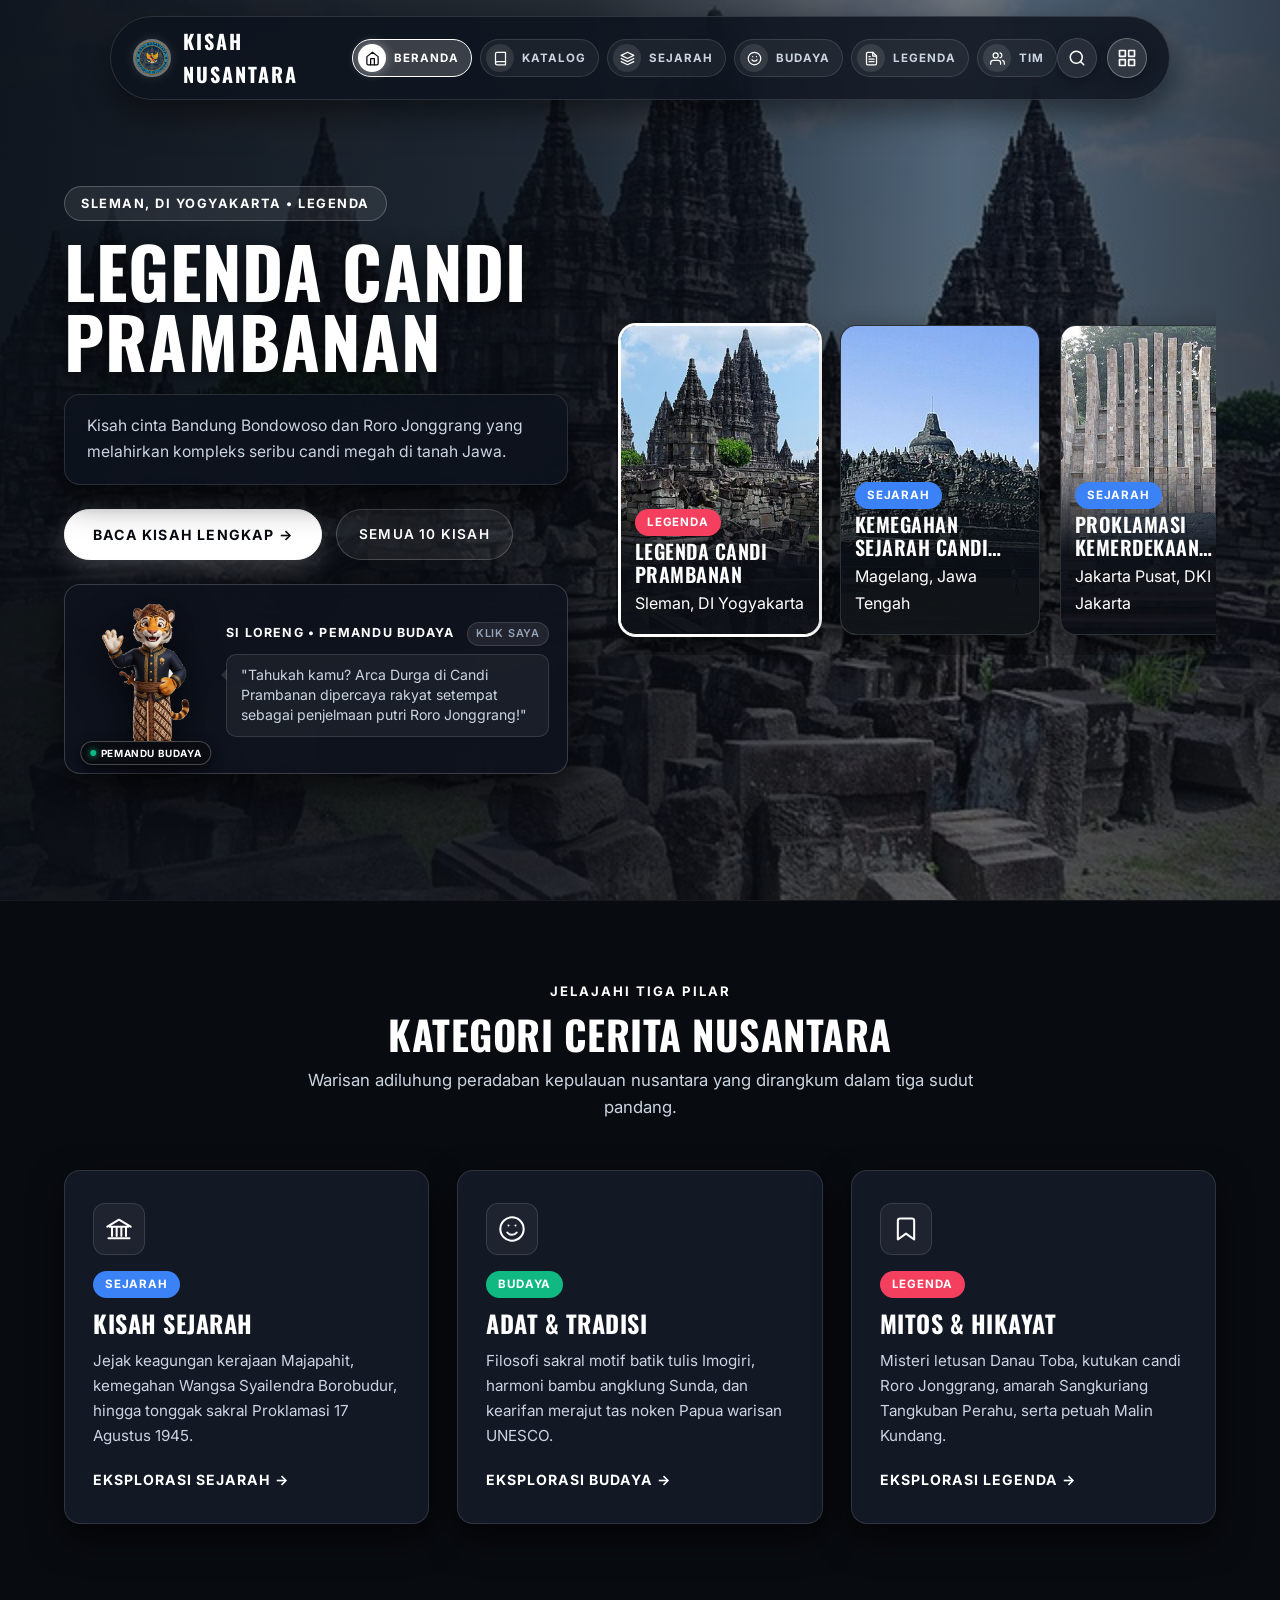
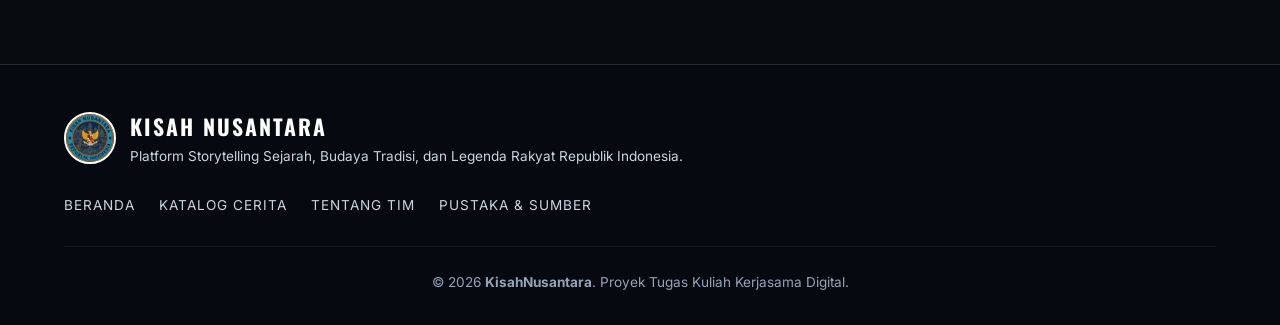
<file: index.html>
<!DOCTYPE html>
<html lang="id">
<head>
  <meta charset="UTF-8">
  <meta name="viewport" content="width=device-width, initial-scale=1.0">
  <title>KisahNusantara - Storytelling Sejarah dan Budaya Nusantara</title>
  <meta name="description" content="Platform storytelling interaktif menyajikan kisah sejarah, budaya tradisi, dan legenda nusantara dalam tampilan Glassmorphism yang imersif.">
  <link rel="icon" type="image/jpeg" href="images/ui/logo.jpg">

  <!-- Google Fonts: Oswald (Heading / Display) & Inter (Body / UI) -->
  <link rel="preconnect" href="https://fonts.googleapis.com">
  <link rel="preconnect" href="https://fonts.gstatic.com" crossorigin>
  <link href="https://fonts.googleapis.com/css2?family=Inter:wght@300;400;500;600;700&family=Oswald:wght@400;500;600;700&display=swap" rel="stylesheet">
  
  <!-- Stylesheet Utama (Path Relatif) -->
  <link rel="stylesheet" href="css/style.css">
</head>
<body>

  <!-- FLOATING PILL NAVBAR (Glassmorphism & Circular Navigation) -->
  <header class="site-header">
    <div class="nav-floating-pill">
      <!-- Logo Resmi KisahNusantara Gambar 1 -->
      <a href="index.html" class="site-logo">
        <img src="images/ui/logo.jpg" alt="Logo Resmi KisahNusantara Republik Indonesia" class="site-logo__img">
        <span class="site-logo__title">KISAH NUSANTARA</span>
      </a>

      <!-- Quick Circular Navigation Bar (Lingkaran-Lingkaran Setiap Halaman) -->
      <nav class="nav-circles-dock" aria-label="Navigasi Halaman Cepat">
        <a href="index.html" class="nav-circle-pill is-active" title="Beranda (Halaman Utama)">
          <span class="nav-circle-dot">
            <svg width="15" height="15" viewBox="0 0 24 24" fill="none" stroke="currentColor" stroke-width="2" stroke-linecap="round" stroke-linejoin="round" aria-hidden="true"><path d="M3 9l9-7 9 7v11a2 2 0 0 1-2 2H5a2 2 0 0 1-2-2z"></path><polyline points="9 22 9 12 15 12 15 22"></polyline></svg>
          </span>
          <span class="nav-circle-text">BERANDA</span>
        </a>
        <a href="cerita.html" class="nav-circle-pill" title="Katalog Cerita">
          <span class="nav-circle-dot">
            <svg width="15" height="15" viewBox="0 0 24 24" fill="none" stroke="currentColor" stroke-width="2" stroke-linecap="round" stroke-linejoin="round" aria-hidden="true"><path d="M4 19.5A2.5 2.5 0 0 1 6.5 17H20"></path><path d="M6.5 2H20v20H6.5A2.5 2.5 0 0 1 4 19.5v-15A2.5 2.5 0 0 1 6.5 2z"></path></svg>
          </span>
          <span class="nav-circle-text">KATALOG</span>
        </a>
        <a href="cerita.html?kategori=Sejarah" class="nav-circle-pill" title="Kategori Sejarah">
          <span class="nav-circle-dot">
            <svg width="15" height="15" viewBox="0 0 24 24" fill="none" stroke="currentColor" stroke-width="2" stroke-linecap="round" stroke-linejoin="round" aria-hidden="true"><polygon points="12 2 2 7 12 12 22 7 12 2"></polygon><polyline points="2 17 12 22 22 17"></polyline><polyline points="2 12 12 17 22 12"></polyline></svg>
          </span>
          <span class="nav-circle-text">SEJARAH</span>
        </a>
        <a href="cerita.html?kategori=Budaya" class="nav-circle-pill" title="Kategori Budaya">
          <span class="nav-circle-dot">
            <svg width="15" height="15" viewBox="0 0 24 24" fill="none" stroke="currentColor" stroke-width="2" stroke-linecap="round" stroke-linejoin="round" aria-hidden="true"><circle cx="12" cy="12" r="10"></circle><path d="M8 14s1.5 2 4 2 4-2 4-2"></path><line x1="9" y1="9" x2="9.01" y2="9"></line><line x1="15" y1="9" x2="15.01" y2="9"></line></svg>
          </span>
          <span class="nav-circle-text">BUDAYA</span>
        </a>
        <a href="cerita.html?kategori=Legenda" class="nav-circle-pill" title="Kategori Legenda">
          <span class="nav-circle-dot">
            <svg width="15" height="15" viewBox="0 0 24 24" fill="none" stroke="currentColor" stroke-width="2" stroke-linecap="round" stroke-linejoin="round" aria-hidden="true"><path d="M14 2H6a2 2 0 0 0-2 2v16a2 2 0 0 0 2 2h12a2 2 0 0 0 2-2V8z"></path><polyline points="14 2 14 8 20 8"></polyline><line x1="16" y1="13" x2="8" y2="13"></line><line x1="16" y1="17" x2="8" y2="17"></line><polyline points="10 9 9 9 8 9"></polyline></svg>
          </span>
          <span class="nav-circle-text">LEGENDA</span>
        </a>
        <a href="tentang.html" class="nav-circle-pill" title="Tentang Tim Pengembang">
          <span class="nav-circle-dot">
            <svg width="15" height="15" viewBox="0 0 24 24" fill="none" stroke="currentColor" stroke-width="2" stroke-linecap="round" stroke-linejoin="round" aria-hidden="true"><path d="M17 21v-2a4 4 0 0 0-4-4H5a4 4 0 0 0-4 4v2"></path><circle cx="9" cy="7" r="4"></circle><path d="M23 21v-2a4 4 0 0 0-3-3.87"></path><path d="M16 3.13a4 4 0 0 1 0 7.75"></path></svg>
          </span>
          <span class="nav-circle-text">TIM</span>
        </a>
      </nav>

      <!-- Action Buttons: Search & Full Popup Trigger -->
      <div class="nav-actions">
        <a href="cerita.html" class="nav-circle-btn" aria-label="Cari Cerita" title="Cari Cerita">
          <svg width="18" height="18" viewBox="0 0 24 24" fill="none" stroke="currentColor" stroke-width="2" stroke-linecap="round" stroke-linejoin="round" aria-hidden="true"><circle cx="11" cy="11" r="8"></circle><line x1="21" y1="21" x2="16.65" y2="16.65"></line></svg>
        </a>
        <button id="nav-popup-trigger" class="nav-circle-btn nav-circle-btn--menu" aria-label="Buka Popup Navigasi" title="Buka Menu Halaman">
          <svg width="20" height="20" viewBox="0 0 24 24" fill="none" stroke="currentColor" stroke-width="2" stroke-linecap="round" stroke-linejoin="round" aria-hidden="true"><rect x="3" y="3" width="7" height="7"></rect><rect x="14" y="3" width="7" height="7"></rect><rect x="14" y="14" width="7" height="7"></rect><rect x="3" y="14" width="7" height="7"></rect></svg>
        </button>
      </div>
    </div>
  </header>

  <!-- MODAL POPUP BERANIMASI ELEGAN (LINGKARAN-LINGKARAN SETIAP HALAMAN) -->
  <div id="nav-popup-modal" class="nav-popup-backdrop" role="dialog" aria-modal="true" aria-label="Menu Navigasi Halaman">
    <div class="nav-popup-card">
      <div class="nav-popup-header">
        <div style="display: flex; align-items: center; gap: 12px;">
          <img src="images/ui/logo.jpg" alt="Logo KisahNusantara" style="width: 36px; height: 36px; border-radius: 50%; border: 1.5px solid rgba(255,255,255,0.4);">
          <div>
            <span class="nav-popup-tag">NAVIGASI NUSANTARA</span>
            <h3 class="nav-popup-title">PILIH DESTINASI HALAMAN</h3>
          </div>
        </div>
        <button id="nav-popup-close" class="nav-circle-btn" aria-label="Tutup Menu Navigasi" title="Tutup Menu">
          <svg width="18" height="18" viewBox="0 0 24 24" fill="none" stroke="currentColor" stroke-width="2" stroke-linecap="round" stroke-linejoin="round" aria-hidden="true"><line x1="18" y1="6" x2="6" y2="18"></line><line x1="6" y1="6" x2="18" y2="18"></line></svg>
        </button>
      </div>

      <div class="nav-circles-grid">
        <!-- 1. BERANDA -->
        <a href="index.html" class="nav-circle-item">
          <div class="nav-circle-orb">
            <svg width="32" height="32" viewBox="0 0 24 24" fill="none" stroke="currentColor" stroke-width="1.8" stroke-linecap="round" stroke-linejoin="round"><path d="M3 9l9-7 9 7v11a2 2 0 0 1-2 2H5a2 2 0 0 1-2-2z"></path><polyline points="9 22 9 12 15 12 15 22"></polyline></svg>
          </div>
          <span class="nav-circle-item__title">BERANDA</span>
          <span class="nav-circle-item__sub">Halaman Utama & Galeri</span>
        </a>

        <!-- 2. KATALOG CERITA -->
        <a href="cerita.html" class="nav-circle-item">
          <div class="nav-circle-orb">
            <svg width="32" height="32" viewBox="0 0 24 24" fill="none" stroke="currentColor" stroke-width="1.8" stroke-linecap="round" stroke-linejoin="round"><path d="M4 19.5A2.5 2.5 0 0 1 6.5 17H20"></path><path d="M6.5 2H20v20H6.5A2.5 2.5 0 0 1 4 19.5v-15A2.5 2.5 0 0 1 6.5 2z"></path></svg>
          </div>
          <span class="nav-circle-item__title">KATALOG CERITA</span>
          <span class="nav-circle-item__sub">Arsip Lengkap Nusantara</span>
        </a>

        <!-- 3. KATEGORI SEJARAH -->
        <a href="cerita.html?kategori=Sejarah" class="nav-circle-item">
          <div class="nav-circle-orb">
            <svg width="32" height="32" viewBox="0 0 24 24" fill="none" stroke="currentColor" stroke-width="1.8" stroke-linecap="round" stroke-linejoin="round"><polygon points="12 2 2 7 12 12 22 7 12 2"></polygon><polyline points="2 17 12 22 22 17"></polyline><polyline points="2 12 12 17 22 12"></polyline></svg>
          </div>
          <span class="nav-circle-item__title">SEJARAH</span>
          <span class="nav-circle-item__sub">Candi, Kerajaan & Pahlawan</span>
        </a>

        <!-- 4. KATEGORI BUDAYA -->
        <a href="cerita.html?kategori=Budaya" class="nav-circle-item">
          <div class="nav-circle-orb">
            <svg width="32" height="32" viewBox="0 0 24 24" fill="none" stroke="currentColor" stroke-width="1.8" stroke-linecap="round" stroke-linejoin="round"><circle cx="12" cy="12" r="10"></circle><path d="M8 14s1.5 2 4 2 4-2 4-2"></path><line x1="9" y1="9" x2="9.01" y2="9"></line><line x1="15" y1="9" x2="15.01" y2="9"></line></svg>
          </div>
          <span class="nav-circle-item__title">BUDAYA</span>
          <span class="nav-circle-item__sub">Tradisi Adat & Nilai Luhur</span>
        </a>

        <!-- 5. KATEGORI LEGENDA -->
        <a href="cerita.html?kategori=Legenda" class="nav-circle-item">
          <div class="nav-circle-orb">
            <svg width="32" height="32" viewBox="0 0 24 24" fill="none" stroke="currentColor" stroke-width="1.8" stroke-linecap="round" stroke-linejoin="round"><path d="M14 2H6a2 2 0 0 0-2 2v16a2 2 0 0 0 2 2h12a2 2 0 0 0 2-2V8z"></path><polyline points="14 2 14 8 20 8"></polyline><line x1="16" y1="13" x2="8" y2="13"></line><line x1="16" y1="17" x2="8" y2="17"></line><polyline points="10 9 9 9 8 9"></polyline></svg>
          </div>
          <span class="nav-circle-item__title">LEGENDA</span>
          <span class="nav-circle-item__sub">Mitos & Cerita Rakyat Abadi</span>
        </a>

        <!-- 6. TENTANG TIM -->
        <a href="tentang.html" class="nav-circle-item">
          <div class="nav-circle-orb">
            <svg width="32" height="32" viewBox="0 0 24 24" fill="none" stroke="currentColor" stroke-width="1.8" stroke-linecap="round" stroke-linejoin="round"><path d="M17 21v-2a4 4 0 0 0-4-4H5a4 4 0 0 0-4 4v2"></path><circle cx="9" cy="7" r="4"></circle><path d="M23 21v-2a4 4 0 0 0-3-3.87"></path><path d="M16 3.13a4 4 0 0 1 0 7.75"></path></svg>
          </div>
          <span class="nav-circle-item__title">TENTANG TIM</span>
          <span class="nav-circle-item__sub">Profil 4 Mahasiswa Pengembang</span>
        </a>
      </div>

      <div class="nav-popup-footer">
        <div style="display: flex; align-items: center; gap: 10px;">
          <img src="images/ui/maskot.png" alt="Si Loreng Mini" style="width: 28px; height: 28px; object-fit: contain;">
          <span style="font-size: 0.85rem; color: var(--color-text-muted);">
            Pilih salah satu lingkaran di atas untuk langsung menjelajah bersama <strong>Si Loreng</strong>!
          </span>
        </div>
      </div>
    </div>
  </div>

  <main>
    <!-- HERO SLIDER SECTION (Glassmorphism & Floating Pill System) -->
    <section class="hero-slider">
      <!-- Dynamic Background Image Layer with Crossfade -->
      <div id="hero-slider-bg" class="hero-slider__bg"></div>
      <div class="hero-slider__overlay"></div>

      <div class="container hero-slider__container">
        <div class="hero-slider__layout">
          
          <!-- KIRI: ACTIVE STORY SHOWCASE (Floating Pill Elements) -->
          <div class="hero-showcase">
            <!-- Floating Pill Tag -->
            <div id="hero-tag" class="floating-pill-tag">
              DI YOGYAKARTA &bull; LEGENDA
            </div>
            
            <h1 id="hero-title" class="hero-showcase__title">
              CANDI PRAMBANAN
            </h1>

            <!-- Glassmorphism Description Card -->
            <div class="hero-glass-desc">
              <p id="hero-desc">
                Kisah cinta Bandung Bondowoso dan Roro Jonggrang yang melahirkan kompleks seribu candi megah di tanah Jawa.
              </p>
            </div>

            <!-- Floating Actions Pill -->
            <div class="hero-showcase__actions">
              <a id="hero-cta" href="detail.html?id=1" class="btn-pill-cta">
                BACA KISAH LENGKAP &rarr;
              </a>
              <a href="cerita.html" class="btn-pill-glass">
                SEMUA 10 KISAH
              </a>
            </div>

            <!-- MASKOT SI LORENG COMPANION (BESAR, JELAS & INTERAKTIF) -->
            <div class="mascot-companion-card" id="mascot-guide" title="Klik Si Loreng untuk petuah hikmah & trivia acak!">
              <div class="mascot-portrait-box">
                <img src="images/ui/maskot.png" alt="Maskot Si Loreng Pemandu Budaya" class="mascot-img-character">
                <span class="mascot-live-badge"><span class="live-dot"></span>PEMANDU BUDAYA</span>
              </div>
              <div class="mascot-dialogue-box">
                <div class="mascot-dialogue-header">
                  <span class="mascot-title-badge">Si Loreng &bull; Pemandu Budaya</span>
                  <span class="mascot-action-hint">KLIK SAYA</span>
                </div>
                <div class="mascot-speech-bubble">
                  <p id="mascot-quote" class="mascot-quote-text">
                    "Halo! Aku Si Loreng, klik aku untuk petuah hikmah & trivia nusantara!"
                  </p>
                </div>
              </div>
            </div>
          </div>

          <!-- KANAN: FLOATING CAROUSEL DECK (KONTRAK PRD 9.4: #featured-grid) -->
          <div class="hero-deck">
            <!-- Seluruh 10 Cerita dapat diakses secara penuh di sini -->
            <div id="featured-grid">
              <!-- Kartu floating slider dimuat otomatis oleh js/main.js -->
            </div>
          </div>

        </div>
      </div>
    </section>

    <!-- SECTION KATEGORI UTAMA (GLASSMORPHISM CARDS) -->
    <section class="section-dark">
      <div class="container">
        <div class="section-header">
          <span class="section-tag">JELAJAHI TIGA PILAR</span>
          <h2 class="section-title">Kategori Cerita Nusantara</h2>
          <p class="section-desc">
            Warisan adiluhung peradaban kepulauan nusantara yang dirangkum dalam tiga sudut pandang.
          </p>
        </div>

        <div class="category-deck">
          <!-- SEJARAH -->
          <article class="category-card">
            <div class="category-card__icon" aria-hidden="true">
              <svg width="28" height="28" viewBox="0 0 24 24" fill="none" stroke="currentColor" stroke-width="1.75" stroke-linecap="round" stroke-linejoin="round"><path d="M4 10h16M2 10l10-6 10 6M6 10v8M10 10v8M14 10v8M18 10v8M3 20h18"></path></svg>
            </div>
            <span class="badge badge--sejarah" style="margin-bottom: 12px;">Sejarah</span>
            <h3 class="category-card__title">Kisah Sejarah</h3>
            <p class="category-card__text">
              Jejak keagungan kerajaan Majapahit, kemegahan Wangsa Syailendra Borobudur, hingga tonggak sakral Proklamasi 17 Agustus 1945.
            </p>
            <a href="cerita.html?kategori=Sejarah" class="category-card__link">
              Eksplorasi Sejarah &rarr;
            </a>
          </article>

          <!-- BUDAYA -->
          <article class="category-card">
            <div class="category-card__icon" aria-hidden="true">
              <svg width="28" height="28" viewBox="0 0 24 24" fill="none" stroke="currentColor" stroke-width="1.75" stroke-linecap="round" stroke-linejoin="round"><circle cx="12" cy="12" r="10"></circle><path d="M8 15s1.5 2 4 2 4-2 4-2M9 9h.01M15 9h.01"></path></svg>
            </div>
            <span class="badge badge--budaya" style="margin-bottom: 12px;">Budaya</span>
            <h3 class="category-card__title">Adat & Tradisi</h3>
            <p class="category-card__text">
              Filosofi sakral motif batik tulis Imogiri, harmoni bambu angklung Sunda, dan kearifan merajut tas noken Papua warisan UNESCO.
            </p>
            <a href="cerita.html?kategori=Budaya" class="category-card__link">
              Eksplorasi Budaya &rarr;
            </a>
          </article>

          <!-- LEGENDA -->
          <article class="category-card">
            <div class="category-card__icon" aria-hidden="true">
              <svg width="28" height="28" viewBox="0 0 24 24" fill="none" stroke="currentColor" stroke-width="1.75" stroke-linecap="round" stroke-linejoin="round"><path d="M19 21l-7-5-7 5V5a2 2 0 0 1 2-2h10a2 2 0 0 1 2 2z"></path></svg>
            </div>
            <span class="badge badge--legenda" style="margin-bottom: 12px;">Legenda</span>
            <h3 class="category-card__title">Mitos & Hikayat</h3>
            <p class="category-card__text">
              Misteri letusan Danau Toba, kutukan candi Roro Jonggrang, amarah Sangkuriang Tangkuban Perahu, serta petuah Malin Kundang.
            </p>
            <a href="cerita.html?kategori=Legenda" class="category-card__link">
              Eksplorasi Legenda &rarr;
            </a>
          </article>
        </div>
      </div>
    </section>
  </main>

  <!-- FOOTER KONSISTEN (PRD F-02) -->
  <footer class="site-footer">
    <div class="container">
      <div class="footer-top">
        <div style="display: flex; align-items: center; gap: 14px;">
          <img src="images/ui/logo.jpg" alt="Logo KisahNusantara" style="width: 52px; height: 52px; border-radius: 50%; border: 2px solid var(--color-primary);">
          <div>
            <span style="font-family: var(--font-heading); font-size: 1.35rem; font-weight: 700; letter-spacing: 2px; color: #FFFFFF; display: block;">
              KISAH NUSANTARA
            </span>
            <p style="color: var(--color-text-muted); font-size: 0.85rem;">
              Platform Storytelling Sejarah, Budaya Tradisi, dan Legenda Rakyat Republik Indonesia.
            </p>
          </div>
        </div>
        <ul class="footer-links">
          <li><a href="index.html">BERANDA</a></li>
          <li><a href="cerita.html">KATALOG CERITA</a></li>
          <li><a href="tentang.html">TENTANG TIM</a></li>
          <li><a href="docs/sumber.md">PUSTAKA & SUMBER</a></li>
        </ul>
      </div>
      <div class="footer-bottom">
        <p>&copy; 2026 <strong>KisahNusantara</strong>. Proyek Tugas Kuliah Kerjasama Digital.</p>
      </div>
    </div>
  </footer>

  <!-- URUTAN SCRIPT (PRD Bagian 9.2) -->
  <script src="js/main.js"></script>
  <script src="js/nav.js"></script>
</body>
</html>
</file>
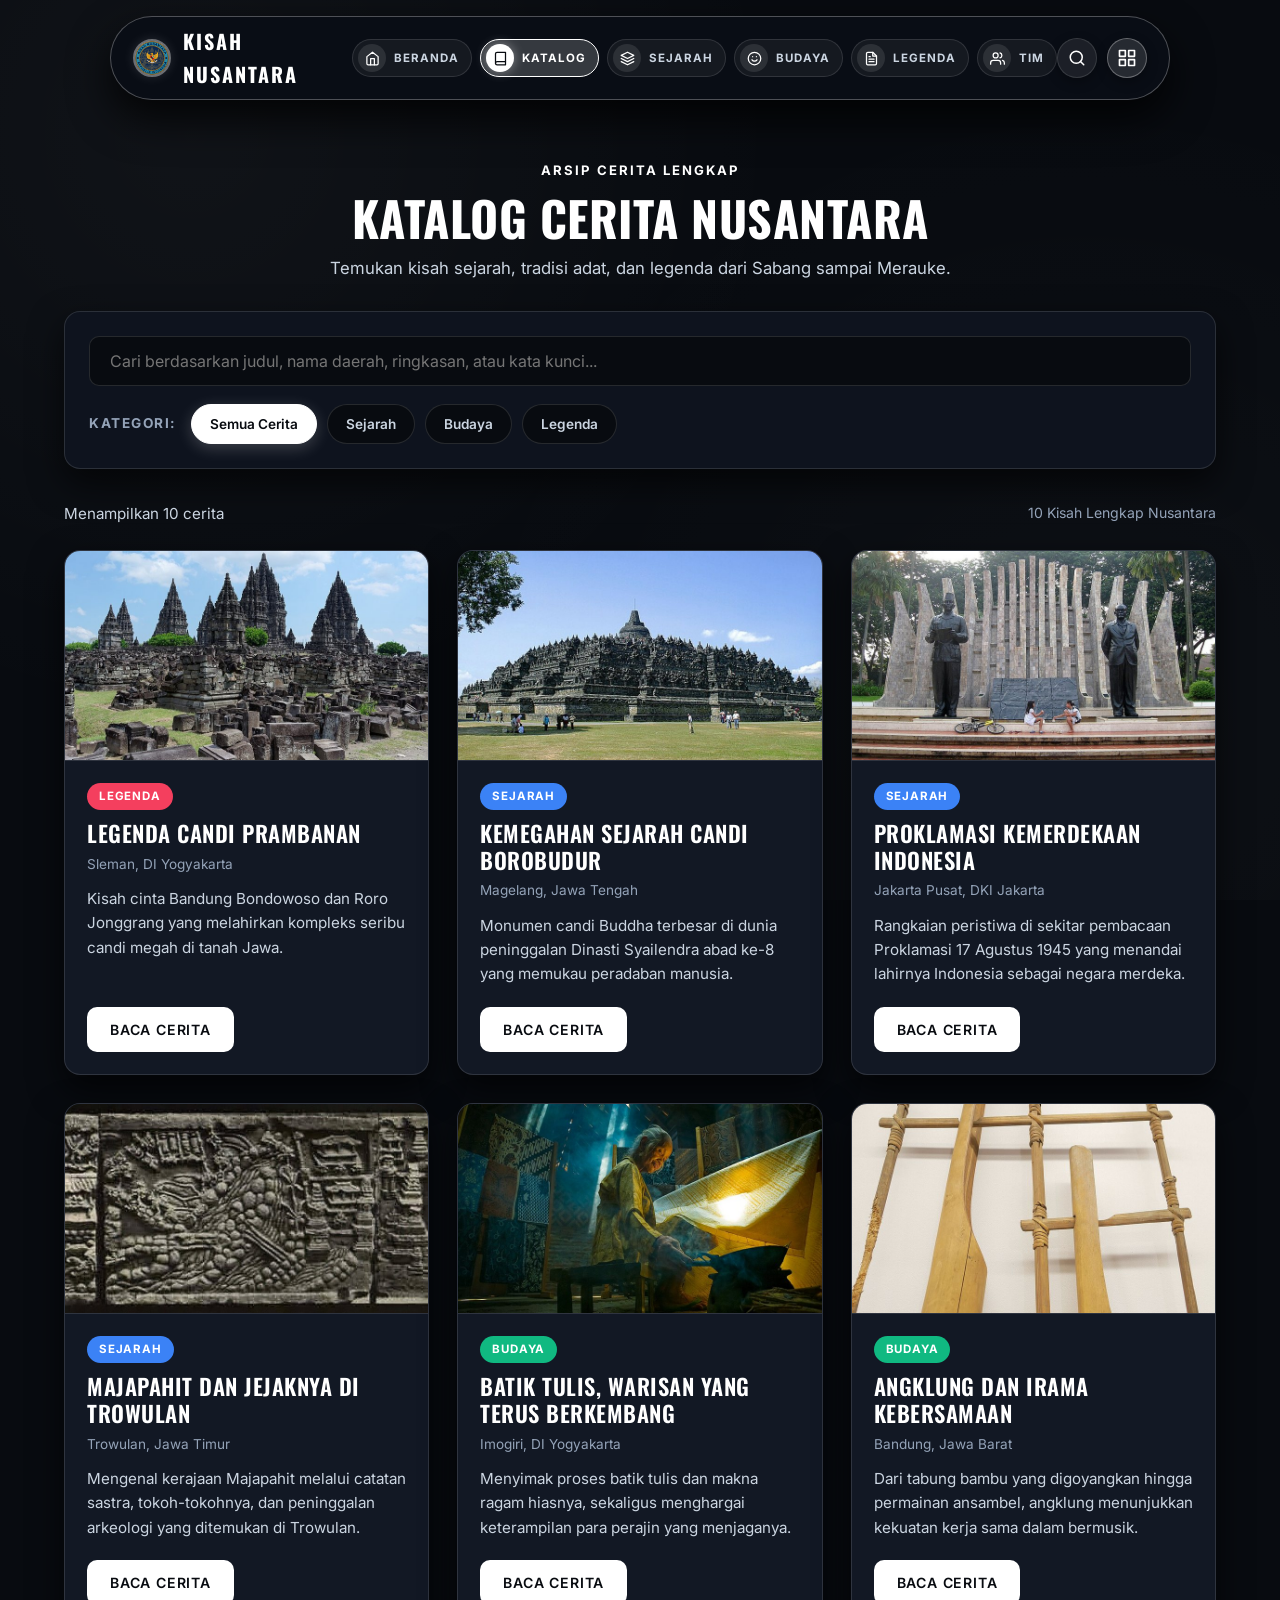
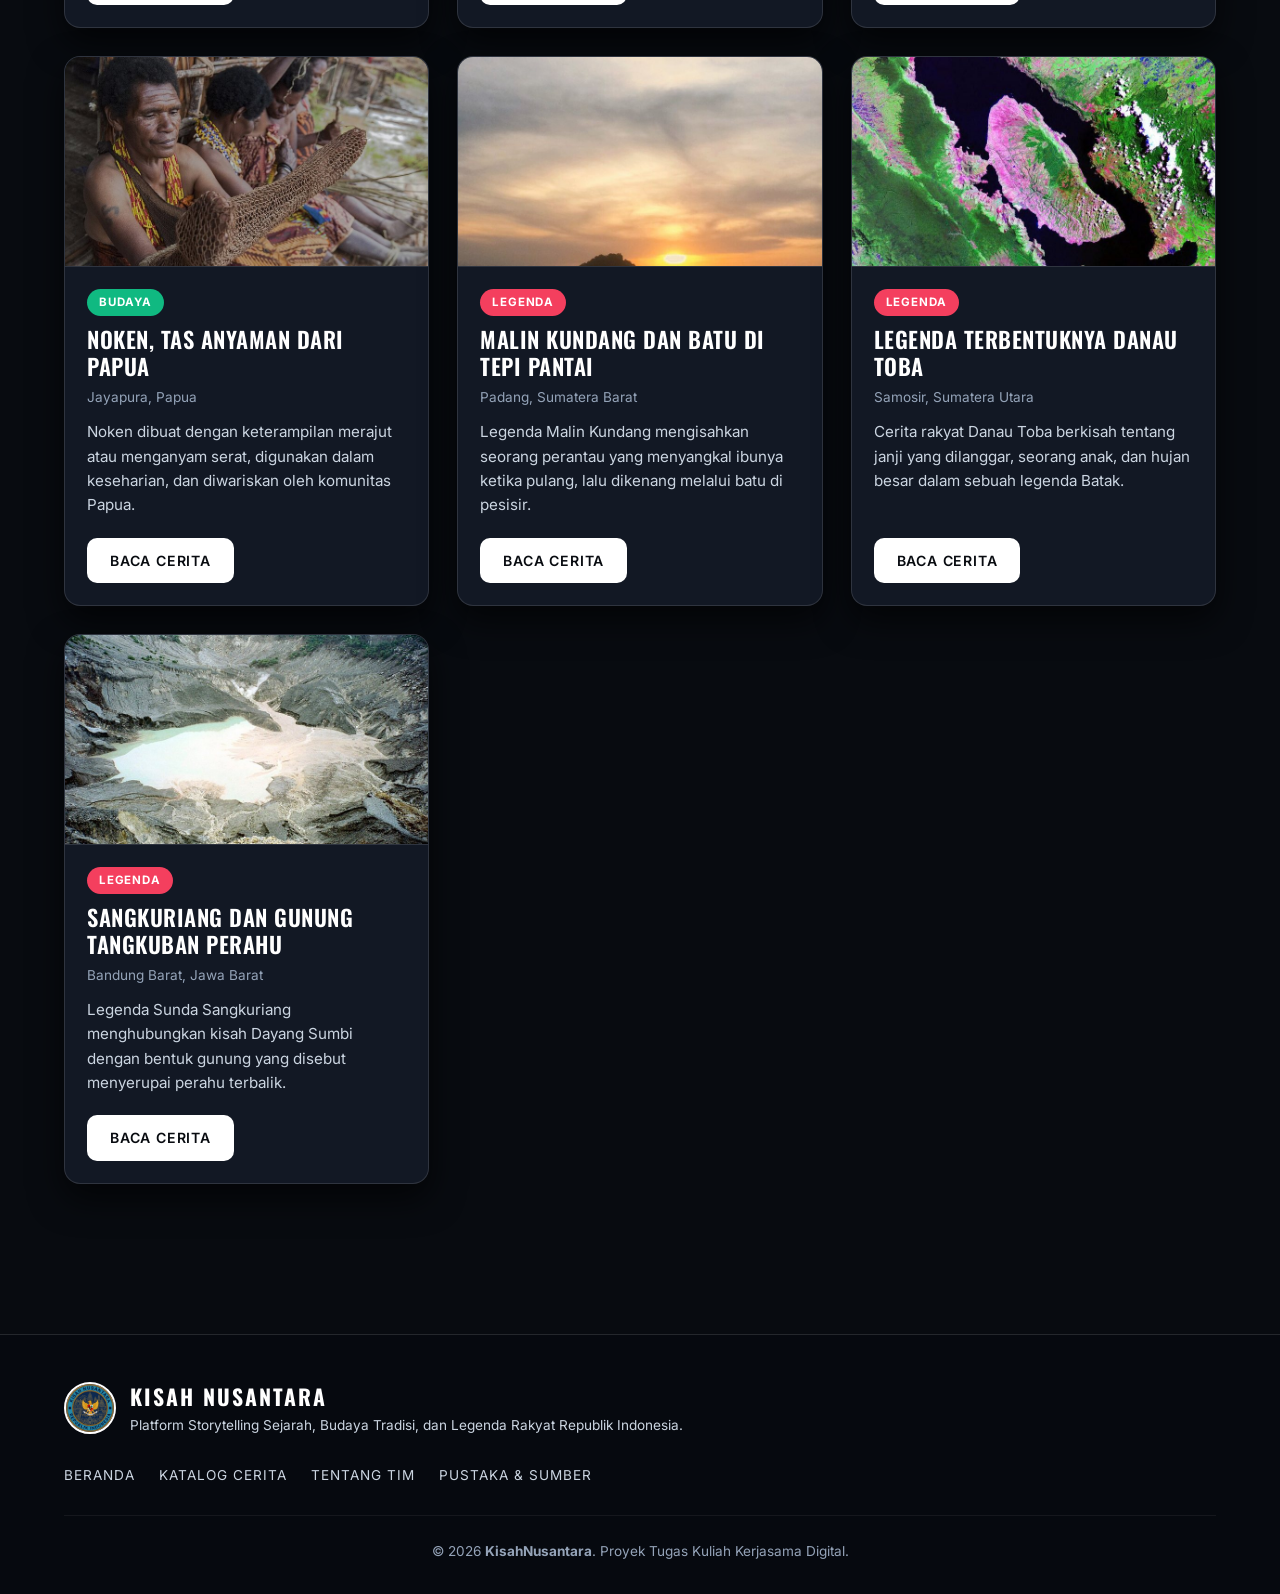
<file: cerita.html>
<!DOCTYPE html>
<html lang="id">
<head>
  <meta charset="UTF-8">
  <meta name="viewport" content="width=device-width, initial-scale=1.0">
  <title>Katalog Cerita Nusantara - KisahNusantara</title>
  <meta name="description" content="Koleksi lengkap cerita sejarah peradaban, kebudayaan luhur, dan legenda rakyat nusantara. Dilengkapi fitur pencarian dan filter kategori.">
  <link rel="icon" type="image/jpeg" href="images/ui/logo.jpg">

  <!-- Google Fonts: Oswald (Heading / Display) & Inter (Body / UI) -->
  <link rel="preconnect" href="https://fonts.googleapis.com">
  <link rel="preconnect" href="https://fonts.gstatic.com" crossorigin>
  <link href="https://fonts.googleapis.com/css2?family=Inter:wght@300;400;500;600;700&family=Oswald:wght@400;500;600;700&display=swap" rel="stylesheet">
  
  <!-- Stylesheet Utama -->
  <link rel="stylesheet" href="css/style.css">
</head>
<body style="padding-top: 100px;">

  <!-- FLOATING PILL NAVBAR (Glassmorphism & Circular Navigation) -->
  <header class="site-header is-sticky">
    <div class="nav-floating-pill">
      <!-- Logo Gambar 1 -->
      <a href="index.html" class="site-logo">
        <img src="images/ui/logo.jpg" alt="Logo KisahNusantara" class="site-logo__img">
        <span class="site-logo__title">KISAH NUSANTARA</span>
      </a>

      <!-- Quick Circular Navigation Bar (Lingkaran-Lingkaran Setiap Halaman) -->
      <nav class="nav-circles-dock" aria-label="Navigasi Halaman Cepat">
        <a href="index.html" class="nav-circle-pill" title="Beranda (Halaman Utama)">
          <span class="nav-circle-dot">
            <svg width="15" height="15" viewBox="0 0 24 24" fill="none" stroke="currentColor" stroke-width="2" stroke-linecap="round" stroke-linejoin="round" aria-hidden="true"><path d="M3 9l9-7 9 7v11a2 2 0 0 1-2 2H5a2 2 0 0 1-2-2z"></path><polyline points="9 22 9 12 15 12 15 22"></polyline></svg>
          </span>
          <span class="nav-circle-text">BERANDA</span>
        </a>
        <a href="cerita.html" class="nav-circle-pill is-active" title="Katalog Cerita">
          <span class="nav-circle-dot">
            <svg width="15" height="15" viewBox="0 0 24 24" fill="none" stroke="currentColor" stroke-width="2" stroke-linecap="round" stroke-linejoin="round" aria-hidden="true"><path d="M4 19.5A2.5 2.5 0 0 1 6.5 17H20"></path><path d="M6.5 2H20v20H6.5A2.5 2.5 0 0 1 4 19.5v-15A2.5 2.5 0 0 1 6.5 2z"></path></svg>
          </span>
          <span class="nav-circle-text">KATALOG</span>
        </a>
        <a href="cerita.html?kategori=Sejarah" class="nav-circle-pill" title="Kategori Sejarah">
          <span class="nav-circle-dot">
            <svg width="15" height="15" viewBox="0 0 24 24" fill="none" stroke="currentColor" stroke-width="2" stroke-linecap="round" stroke-linejoin="round" aria-hidden="true"><polygon points="12 2 2 7 12 12 22 7 12 2"></polygon><polyline points="2 17 12 22 22 17"></polyline><polyline points="2 12 12 17 22 12"></polyline></svg>
          </span>
          <span class="nav-circle-text">SEJARAH</span>
        </a>
        <a href="cerita.html?kategori=Budaya" class="nav-circle-pill" title="Kategori Budaya">
          <span class="nav-circle-dot">
            <svg width="15" height="15" viewBox="0 0 24 24" fill="none" stroke="currentColor" stroke-width="2" stroke-linecap="round" stroke-linejoin="round" aria-hidden="true"><circle cx="12" cy="12" r="10"></circle><path d="M8 14s1.5 2 4 2 4-2 4-2"></path><line x1="9" y1="9" x2="9.01" y2="9"></line><line x1="15" y1="9" x2="15.01" y2="9"></line></svg>
          </span>
          <span class="nav-circle-text">BUDAYA</span>
        </a>
        <a href="cerita.html?kategori=Legenda" class="nav-circle-pill" title="Kategori Legenda">
          <span class="nav-circle-dot">
            <svg width="15" height="15" viewBox="0 0 24 24" fill="none" stroke="currentColor" stroke-width="2" stroke-linecap="round" stroke-linejoin="round" aria-hidden="true"><path d="M14 2H6a2 2 0 0 0-2 2v16a2 2 0 0 0 2 2h12a2 2 0 0 0 2-2V8z"></path><polyline points="14 2 14 8 20 8"></polyline><line x1="16" y1="13" x2="8" y2="13"></line><line x1="16" y1="17" x2="8" y2="17"></line><polyline points="10 9 9 9 8 9"></polyline></svg>
          </span>
          <span class="nav-circle-text">LEGENDA</span>
        </a>
        <a href="tentang.html" class="nav-circle-pill" title="Tentang Tim Pengembang">
          <span class="nav-circle-dot">
            <svg width="15" height="15" viewBox="0 0 24 24" fill="none" stroke="currentColor" stroke-width="2" stroke-linecap="round" stroke-linejoin="round" aria-hidden="true"><path d="M17 21v-2a4 4 0 0 0-4-4H5a4 4 0 0 0-4 4v2"></path><circle cx="9" cy="7" r="4"></circle><path d="M23 21v-2a4 4 0 0 0-3-3.87"></path><path d="M16 3.13a4 4 0 0 1 0 7.75"></path></svg>
          </span>
          <span class="nav-circle-text">TIM</span>
        </a>
      </nav>

      <!-- Action Buttons: Search & Full Popup Trigger -->
      <div class="nav-actions">
        <a href="cerita.html" class="nav-circle-btn" aria-label="Cari Cerita" title="Cari Cerita">
          <svg width="18" height="18" viewBox="0 0 24 24" fill="none" stroke="currentColor" stroke-width="2" stroke-linecap="round" stroke-linejoin="round" aria-hidden="true"><circle cx="11" cy="11" r="8"></circle><line x1="21" y1="21" x2="16.65" y2="16.65"></line></svg>
        </a>
        <button id="nav-popup-trigger" class="nav-circle-btn nav-circle-btn--menu" aria-label="Buka Popup Navigasi" title="Buka Menu Halaman">
          <svg width="20" height="20" viewBox="0 0 24 24" fill="none" stroke="currentColor" stroke-width="2" stroke-linecap="round" stroke-linejoin="round" aria-hidden="true"><rect x="3" y="3" width="7" height="7"></rect><rect x="14" y="3" width="7" height="7"></rect><rect x="14" y="14" width="7" height="7"></rect><rect x="3" y="14" width="7" height="7"></rect></svg>
        </button>
      </div>
    </div>
  </header>

  <!-- MODAL POPUP BERANIMASI ELEGAN (LINGKARAN-LINGKARAN SETIAP HALAMAN) -->
  <div id="nav-popup-modal" class="nav-popup-backdrop" role="dialog" aria-modal="true" aria-label="Menu Navigasi Halaman">
    <div class="nav-popup-card">
      <div class="nav-popup-header">
        <div style="display: flex; align-items: center; gap: 12px;">
          <img src="images/ui/logo.jpg" alt="Logo KisahNusantara" style="width: 36px; height: 36px; border-radius: 50%; border: 1.5px solid rgba(255,255,255,0.4);">
          <div>
            <span class="nav-popup-tag">NAVIGASI NUSANTARA</span>
            <h3 class="nav-popup-title">PILIH DESTINASI HALAMAN</h3>
          </div>
        </div>
        <button id="nav-popup-close" class="nav-circle-btn" aria-label="Tutup Menu Navigasi" title="Tutup Menu">
          <svg width="18" height="18" viewBox="0 0 24 24" fill="none" stroke="currentColor" stroke-width="2" stroke-linecap="round" stroke-linejoin="round" aria-hidden="true"><line x1="18" y1="6" x2="6" y2="18"></line><line x1="6" y1="6" x2="18" y2="18"></line></svg>
        </button>
      </div>

      <div class="nav-circles-grid">
        <!-- 1. BERANDA -->
        <a href="index.html" class="nav-circle-item">
          <div class="nav-circle-orb">
            <svg width="32" height="32" viewBox="0 0 24 24" fill="none" stroke="currentColor" stroke-width="1.8" stroke-linecap="round" stroke-linejoin="round"><path d="M3 9l9-7 9 7v11a2 2 0 0 1-2 2H5a2 2 0 0 1-2-2z"></path><polyline points="9 22 9 12 15 12 15 22"></polyline></svg>
          </div>
          <span class="nav-circle-item__title">BERANDA</span>
          <span class="nav-circle-item__sub">Halaman Utama & Galeri</span>
        </a>

        <!-- 2. KATALOG CERITA -->
        <a href="cerita.html" class="nav-circle-item">
          <div class="nav-circle-orb">
            <svg width="32" height="32" viewBox="0 0 24 24" fill="none" stroke="currentColor" stroke-width="1.8" stroke-linecap="round" stroke-linejoin="round"><path d="M4 19.5A2.5 2.5 0 0 1 6.5 17H20"></path><path d="M6.5 2H20v20H6.5A2.5 2.5 0 0 1 4 19.5v-15A2.5 2.5 0 0 1 6.5 2z"></path></svg>
          </div>
          <span class="nav-circle-item__title">KATALOG CERITA</span>
          <span class="nav-circle-item__sub">Arsip Lengkap Nusantara</span>
        </a>

        <!-- 3. KATEGORI SEJARAH -->
        <a href="cerita.html?kategori=Sejarah" class="nav-circle-item">
          <div class="nav-circle-orb">
            <svg width="32" height="32" viewBox="0 0 24 24" fill="none" stroke="currentColor" stroke-width="1.8" stroke-linecap="round" stroke-linejoin="round"><polygon points="12 2 2 7 12 12 22 7 12 2"></polygon><polyline points="2 17 12 22 22 17"></polyline><polyline points="2 12 12 17 22 12"></polyline></svg>
          </div>
          <span class="nav-circle-item__title">SEJARAH</span>
          <span class="nav-circle-item__sub">Candi, Kerajaan & Pahlawan</span>
        </a>

        <!-- 4. KATEGORI BUDAYA -->
        <a href="cerita.html?kategori=Budaya" class="nav-circle-item">
          <div class="nav-circle-orb">
            <svg width="32" height="32" viewBox="0 0 24 24" fill="none" stroke="currentColor" stroke-width="1.8" stroke-linecap="round" stroke-linejoin="round"><circle cx="12" cy="12" r="10"></circle><path d="M8 14s1.5 2 4 2 4-2 4-2"></path><line x1="9" y1="9" x2="9.01" y2="9"></line><line x1="15" y1="9" x2="15.01" y2="9"></line></svg>
          </div>
          <span class="nav-circle-item__title">BUDAYA</span>
          <span class="nav-circle-item__sub">Tradisi Adat & Nilai Luhur</span>
        </a>

        <!-- 5. KATEGORI LEGENDA -->
        <a href="cerita.html?kategori=Legenda" class="nav-circle-item">
          <div class="nav-circle-orb">
            <svg width="32" height="32" viewBox="0 0 24 24" fill="none" stroke="currentColor" stroke-width="1.8" stroke-linecap="round" stroke-linejoin="round"><path d="M14 2H6a2 2 0 0 0-2 2v16a2 2 0 0 0 2 2h12a2 2 0 0 0 2-2V8z"></path><polyline points="14 2 14 8 20 8"></polyline><line x1="16" y1="13" x2="8" y2="13"></line><line x1="16" y1="17" x2="8" y2="17"></line><polyline points="10 9 9 9 8 9"></polyline></svg>
          </div>
          <span class="nav-circle-item__title">LEGENDA</span>
          <span class="nav-circle-item__sub">Mitos & Cerita Rakyat Abadi</span>
        </a>

        <!-- 6. TENTANG TIM -->
        <a href="tentang.html" class="nav-circle-item">
          <div class="nav-circle-orb">
            <svg width="32" height="32" viewBox="0 0 24 24" fill="none" stroke="currentColor" stroke-width="1.8" stroke-linecap="round" stroke-linejoin="round"><path d="M17 21v-2a4 4 0 0 0-4-4H5a4 4 0 0 0-4 4v2"></path><circle cx="9" cy="7" r="4"></circle><path d="M23 21v-2a4 4 0 0 0-3-3.87"></path><path d="M16 3.13a4 4 0 0 1 0 7.75"></path></svg>
          </div>
          <span class="nav-circle-item__title">TENTANG TIM</span>
          <span class="nav-circle-item__sub">Profil 4 Mahasiswa Pengembang</span>
        </a>
      </div>

      <div class="nav-popup-footer">
        <div style="display: flex; align-items: center; gap: 10px;">
          <img src="images/ui/maskot.png" alt="Si Loreng Mini" style="width: 28px; height: 28px; object-fit: contain;">
          <span style="font-size: 0.85rem; color: var(--color-text-muted);">
            Pilih salah satu lingkaran di atas untuk langsung menjelajah bersama <strong>Si Loreng</strong>!
          </span>
        </div>
      </div>
    </div>
  </div>

  <main>
    <div class="container" style="padding-top: 20px; padding-bottom: 90px;">
      <!-- HEADER KATALOG -->
      <header class="catalog-header">
        <span class="section-tag">ARSIP CERITA LENGKAP</span>
        <h1>Katalog Cerita Nusantara</h1>
        <p>Temukan kisah sejarah, tradisi adat, dan legenda dari Sabang sampai Merauke.</p>
      </header>

      <!-- TOOLBAR PENCARIAN & FILTER (GLASSMORPHISM) -->
      <section class="filter-toolbar">
        <div class="search-box">
          <!-- HOOK KONTRAK: #search-input -->
          <input 
            type="text" 
            id="search-input" 
            placeholder="Cari berdasarkan judul, nama daerah, ringkasan, atau kata kunci..." 
            aria-label="Cari cerita nusantara"
          >
        </div>

        <div class="filter-group">
          <span class="filter-group-label">Kategori:</span>
          <!-- HOOK KONTRAK: .filter-btn + data-kategori -->
          <button type="button" class="filter-btn is-active" data-kategori="Semua">Semua Cerita</button>
          <button type="button" class="filter-btn" data-kategori="Sejarah">Sejarah</button>
          <button type="button" class="filter-btn" data-kategori="Budaya">Budaya</button>
          <button type="button" class="filter-btn" data-kategori="Legenda">Legenda</button>
        </div>
      </section>

      <!-- STATUS JUMLAH HASIL (HOOK KONTRAK: #result-count) -->
      <div class="status-bar">
        <span id="result-count">Memuat koleksi cerita...</span>
        <span style="font-size: 0.88rem; color: var(--color-text-dim);">10 Kisah Lengkap Nusantara</span>
      </div>

      <!-- EMPTY STATE JIKA HASIL KOSONG (HOOK KONTRAK: #empty-state) -->
      <div id="empty-state" class="empty-state-box" hidden>
        <div class="empty-state-icon" aria-hidden="true">
          <svg width="40" height="40" viewBox="0 0 24 24" fill="none" stroke="currentColor" stroke-width="1.75" stroke-linecap="round" stroke-linejoin="round"><circle cx="11" cy="11" r="8"></circle><line x1="21" y1="21" x2="16.65" y2="16.65"></line><line x1="8" y1="11" x2="14" y2="11"></line></svg>
        </div>
        <h3>Kisah Tidak Ditemukan</h3>
        <p style="color: var(--color-text-muted); max-width: 480px; margin: 0 auto; font-size: 0.98rem;">
          Tidak ada kisah yang sesuai dengan kata kunci tersebut. Silakan periksa kembali ejaan kamu atau pilih tombol kategori "Semua Cerita".
        </p>
      </div>

      <!-- DAFTAR GRID CERITA (HOOK KONTRAK: #story-grid) -->
      <section id="story-grid" class="card-grid catalog-view">
        <!-- Kartu cerita dirender secara otomatis oleh js/filter.js & js/main.js -->
      </section>
    </div>
  </main>

  <!-- FOOTER KONSISTEN (PRD F-02) -->
  <footer class="site-footer">
    <div class="container">
      <div class="footer-top">
        <div style="display: flex; align-items: center; gap: 14px;">
          <img src="images/ui/logo.jpg" alt="Logo KisahNusantara" style="width: 52px; height: 52px; border-radius: 50%; border: 2px solid var(--color-primary);">
          <div>
            <span style="font-family: var(--font-heading); font-size: 1.35rem; font-weight: 700; letter-spacing: 2px; color: #FFFFFF; display: block;">
              KISAH NUSANTARA
            </span>
            <p style="color: var(--color-text-muted); font-size: 0.85rem;">
              Platform Storytelling Sejarah, Budaya Tradisi, dan Legenda Rakyat Republik Indonesia.
            </p>
          </div>
        </div>
        <ul class="footer-links">
          <li><a href="index.html">BERANDA</a></li>
          <li><a href="cerita.html">KATALOG CERITA</a></li>
          <li><a href="tentang.html">TENTANG TIM</a></li>
          <li><a href="docs/sumber.md">PUSTAKA & SUMBER</a></li>
        </ul>
      </div>
      <div class="footer-bottom">
        <p>&copy; 2026 <strong>KisahNusantara</strong>. Proyek Tugas Kuliah Kerjasama Digital.</p>
      </div>
    </div>
  </footer>

  <!-- URUTAN SCRIPT (PRD Bagian 9.2) -->
  <script src="js/main.js"></script>
  <script src="js/nav.js"></script>
  <script src="js/filter.js"></script>
</body>
</html>
</file>
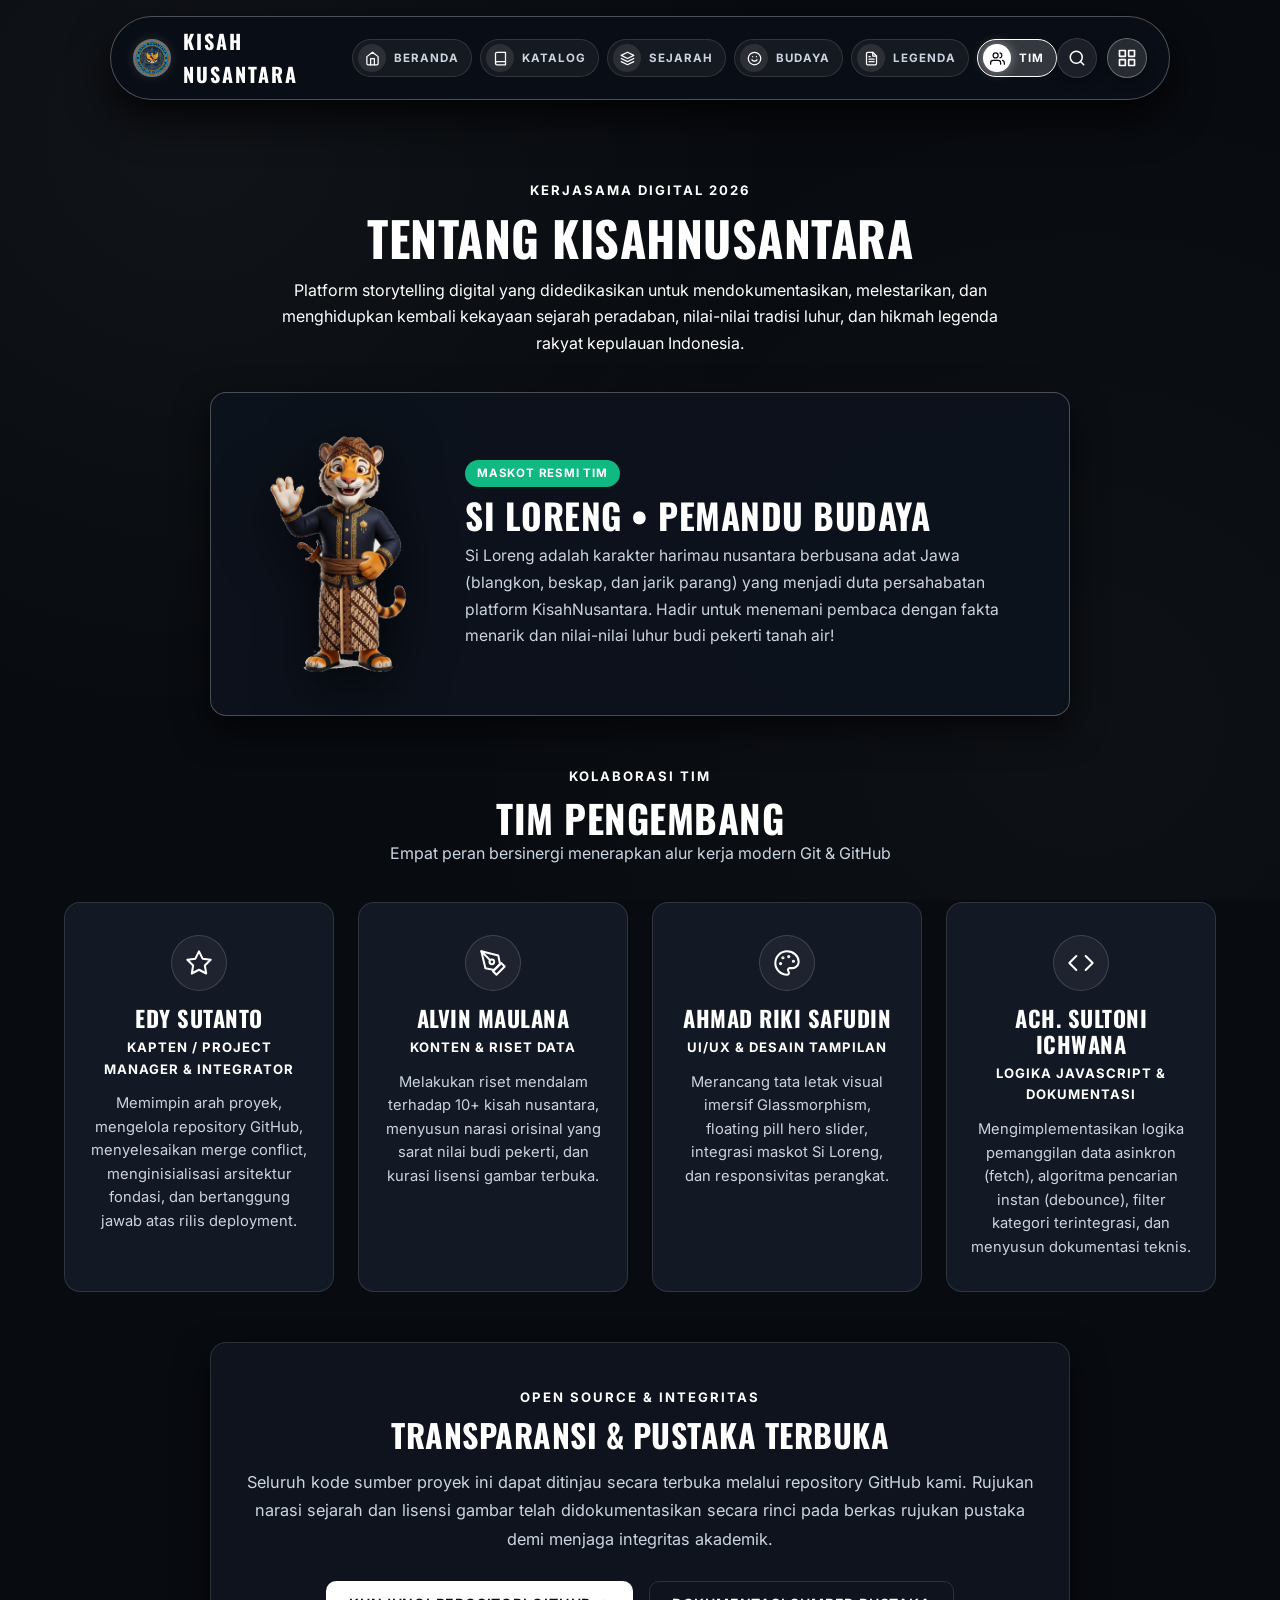
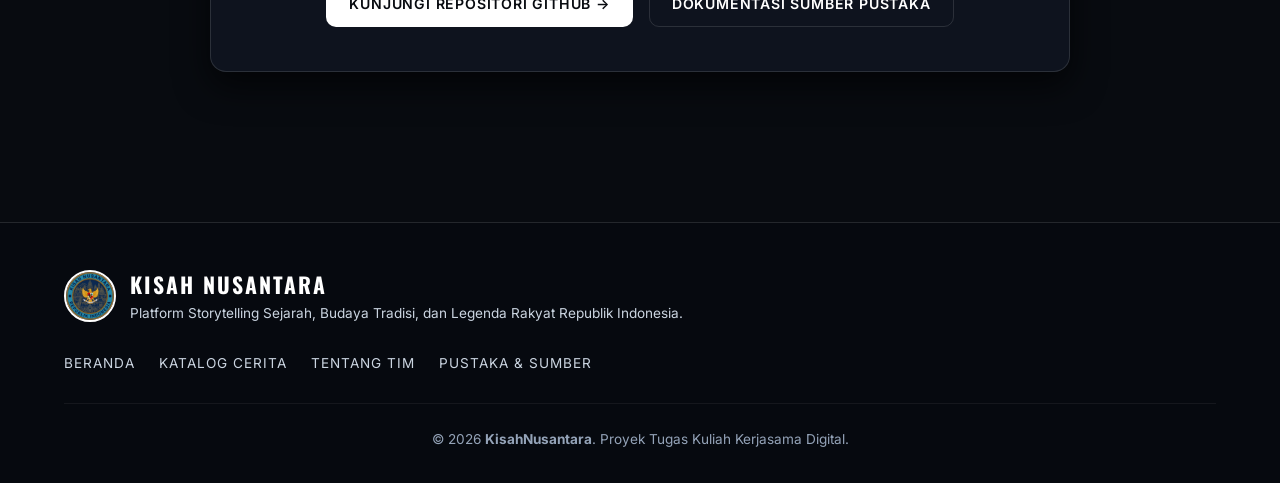
<file: tentang.html>
<!DOCTYPE html>
<html lang="id">
<head>
  <meta charset="UTF-8">
  <meta name="viewport" content="width=device-width, initial-scale=1.0">
  <title>Tentang Tim Pengembang - KisahNusantara</title>
  <meta name="description" content="Profil tim mahasiswa pengembang platform KisahNusantara dalam tugas kolaboratif mata kuliah Kerjasama Digital.">
  <link rel="icon" type="image/jpeg" href="images/ui/logo.jpg">

  <!-- Google Fonts: Oswald (Heading / Display) & Inter (Body / UI) -->
  <link rel="preconnect" href="https://fonts.googleapis.com">
  <link rel="preconnect" href="https://fonts.gstatic.com" crossorigin>
  <link href="https://fonts.googleapis.com/css2?family=Inter:wght@300;400;500;600;700&family=Oswald:wght@400;500;600;700&display=swap" rel="stylesheet">
  
  <!-- Stylesheet Utama -->
  <link rel="stylesheet" href="css/style.css">
</head>
<body style="padding-top: 100px;">

  <!-- FLOATING PILL NAVBAR (Glassmorphism & Circular Navigation) -->
  <header class="site-header is-sticky">
    <div class="nav-floating-pill">
      <!-- Logo Gambar 1 -->
      <a href="index.html" class="site-logo">
        <img src="images/ui/logo.jpg" alt="Logo KisahNusantara" class="site-logo__img">
        <span class="site-logo__title">KISAH NUSANTARA</span>
      </a>

      <!-- Quick Circular Navigation Bar (Lingkaran-Lingkaran Setiap Halaman) -->
      <nav class="nav-circles-dock" aria-label="Navigasi Halaman Cepat">
        <a href="index.html" class="nav-circle-pill" title="Beranda (Halaman Utama)">
          <span class="nav-circle-dot">
            <svg width="15" height="15" viewBox="0 0 24 24" fill="none" stroke="currentColor" stroke-width="2" stroke-linecap="round" stroke-linejoin="round" aria-hidden="true"><path d="M3 9l9-7 9 7v11a2 2 0 0 1-2 2H5a2 2 0 0 1-2-2z"></path><polyline points="9 22 9 12 15 12 15 22"></polyline></svg>
          </span>
          <span class="nav-circle-text">BERANDA</span>
        </a>
        <a href="cerita.html" class="nav-circle-pill" title="Katalog Cerita">
          <span class="nav-circle-dot">
            <svg width="15" height="15" viewBox="0 0 24 24" fill="none" stroke="currentColor" stroke-width="2" stroke-linecap="round" stroke-linejoin="round" aria-hidden="true"><path d="M4 19.5A2.5 2.5 0 0 1 6.5 17H20"></path><path d="M6.5 2H20v20H6.5A2.5 2.5 0 0 1 4 19.5v-15A2.5 2.5 0 0 1 6.5 2z"></path></svg>
          </span>
          <span class="nav-circle-text">KATALOG</span>
        </a>
        <a href="cerita.html?kategori=Sejarah" class="nav-circle-pill" title="Kategori Sejarah">
          <span class="nav-circle-dot">
            <svg width="15" height="15" viewBox="0 0 24 24" fill="none" stroke="currentColor" stroke-width="2" stroke-linecap="round" stroke-linejoin="round" aria-hidden="true"><polygon points="12 2 2 7 12 12 22 7 12 2"></polygon><polyline points="2 17 12 22 22 17"></polyline><polyline points="2 12 12 17 22 12"></polyline></svg>
          </span>
          <span class="nav-circle-text">SEJARAH</span>
        </a>
        <a href="cerita.html?kategori=Budaya" class="nav-circle-pill" title="Kategori Budaya">
          <span class="nav-circle-dot">
            <svg width="15" height="15" viewBox="0 0 24 24" fill="none" stroke="currentColor" stroke-width="2" stroke-linecap="round" stroke-linejoin="round" aria-hidden="true"><circle cx="12" cy="12" r="10"></circle><path d="M8 14s1.5 2 4 2 4-2 4-2"></path><line x1="9" y1="9" x2="9.01" y2="9"></line><line x1="15" y1="9" x2="15.01" y2="9"></line></svg>
          </span>
          <span class="nav-circle-text">BUDAYA</span>
        </a>
        <a href="cerita.html?kategori=Legenda" class="nav-circle-pill" title="Kategori Legenda">
          <span class="nav-circle-dot">
            <svg width="15" height="15" viewBox="0 0 24 24" fill="none" stroke="currentColor" stroke-width="2" stroke-linecap="round" stroke-linejoin="round" aria-hidden="true"><path d="M14 2H6a2 2 0 0 0-2 2v16a2 2 0 0 0 2 2h12a2 2 0 0 0 2-2V8z"></path><polyline points="14 2 14 8 20 8"></polyline><line x1="16" y1="13" x2="8" y2="13"></line><line x1="16" y1="17" x2="8" y2="17"></line><polyline points="10 9 9 9 8 9"></polyline></svg>
          </span>
          <span class="nav-circle-text">LEGENDA</span>
        </a>
        <a href="tentang.html" class="nav-circle-pill is-active" title="Tentang Tim Pengembang">
          <span class="nav-circle-dot">
            <svg width="15" height="15" viewBox="0 0 24 24" fill="none" stroke="currentColor" stroke-width="2" stroke-linecap="round" stroke-linejoin="round" aria-hidden="true"><path d="M17 21v-2a4 4 0 0 0-4-4H5a4 4 0 0 0-4 4v2"></path><circle cx="9" cy="7" r="4"></circle><path d="M23 21v-2a4 4 0 0 0-3-3.87"></path><path d="M16 3.13a4 4 0 0 1 0 7.75"></path></svg>
          </span>
          <span class="nav-circle-text">TIM</span>
        </a>
      </nav>

      <!-- Action Buttons: Search & Full Popup Trigger -->
      <div class="nav-actions">
        <a href="cerita.html" class="nav-circle-btn" aria-label="Cari Cerita" title="Cari Cerita">
          <svg width="18" height="18" viewBox="0 0 24 24" fill="none" stroke="currentColor" stroke-width="2" stroke-linecap="round" stroke-linejoin="round" aria-hidden="true"><circle cx="11" cy="11" r="8"></circle><line x1="21" y1="21" x2="16.65" y2="16.65"></line></svg>
        </a>
        <button id="nav-popup-trigger" class="nav-circle-btn nav-circle-btn--menu" aria-label="Buka Popup Navigasi" title="Buka Menu Halaman">
          <svg width="20" height="20" viewBox="0 0 24 24" fill="none" stroke="currentColor" stroke-width="2" stroke-linecap="round" stroke-linejoin="round" aria-hidden="true"><rect x="3" y="3" width="7" height="7"></rect><rect x="14" y="3" width="7" height="7"></rect><rect x="14" y="14" width="7" height="7"></rect><rect x="3" y="14" width="7" height="7"></rect></svg>
        </button>
      </div>
    </div>
  </header>

  <!-- MODAL POPUP BERANIMASI ELEGAN (LINGKARAN-LINGKARAN SETIAP HALAMAN) -->
  <div id="nav-popup-modal" class="nav-popup-backdrop" role="dialog" aria-modal="true" aria-label="Menu Navigasi Halaman">
    <div class="nav-popup-card">
      <div class="nav-popup-header">
        <div style="display: flex; align-items: center; gap: 12px;">
          <img src="images/ui/logo.jpg" alt="Logo KisahNusantara" style="width: 36px; height: 36px; border-radius: 50%; border: 1.5px solid rgba(255,255,255,0.4);">
          <div>
            <span class="nav-popup-tag">NAVIGASI NUSANTARA</span>
            <h3 class="nav-popup-title">PILIH DESTINASI HALAMAN</h3>
          </div>
        </div>
        <button id="nav-popup-close" class="nav-circle-btn" aria-label="Tutup Menu Navigasi" title="Tutup Menu">
          <svg width="18" height="18" viewBox="0 0 24 24" fill="none" stroke="currentColor" stroke-width="2" stroke-linecap="round" stroke-linejoin="round" aria-hidden="true"><line x1="18" y1="6" x2="6" y2="18"></line><line x1="6" y1="6" x2="18" y2="18"></line></svg>
        </button>
      </div>

      <div class="nav-circles-grid">
        <!-- 1. BERANDA -->
        <a href="index.html" class="nav-circle-item">
          <div class="nav-circle-orb">
            <svg width="32" height="32" viewBox="0 0 24 24" fill="none" stroke="currentColor" stroke-width="1.8" stroke-linecap="round" stroke-linejoin="round"><path d="M3 9l9-7 9 7v11a2 2 0 0 1-2 2H5a2 2 0 0 1-2-2z"></path><polyline points="9 22 9 12 15 12 15 22"></polyline></svg>
          </div>
          <span class="nav-circle-item__title">BERANDA</span>
          <span class="nav-circle-item__sub">Halaman Utama & Galeri</span>
        </a>

        <!-- 2. KATALOG CERITA -->
        <a href="cerita.html" class="nav-circle-item">
          <div class="nav-circle-orb">
            <svg width="32" height="32" viewBox="0 0 24 24" fill="none" stroke="currentColor" stroke-width="1.8" stroke-linecap="round" stroke-linejoin="round"><path d="M4 19.5A2.5 2.5 0 0 1 6.5 17H20"></path><path d="M6.5 2H20v20H6.5A2.5 2.5 0 0 1 4 19.5v-15A2.5 2.5 0 0 1 6.5 2z"></path></svg>
          </div>
          <span class="nav-circle-item__title">KATALOG CERITA</span>
          <span class="nav-circle-item__sub">Arsip Lengkap Nusantara</span>
        </a>

        <!-- 3. KATEGORI SEJARAH -->
        <a href="cerita.html?kategori=Sejarah" class="nav-circle-item">
          <div class="nav-circle-orb">
            <svg width="32" height="32" viewBox="0 0 24 24" fill="none" stroke="currentColor" stroke-width="1.8" stroke-linecap="round" stroke-linejoin="round"><polygon points="12 2 2 7 12 12 22 7 12 2"></polygon><polyline points="2 17 12 22 22 17"></polyline><polyline points="2 12 12 17 22 12"></polyline></svg>
          </div>
          <span class="nav-circle-item__title">SEJARAH</span>
          <span class="nav-circle-item__sub">Candi, Kerajaan & Pahlawan</span>
        </a>

        <!-- 4. KATEGORI BUDAYA -->
        <a href="cerita.html?kategori=Budaya" class="nav-circle-item">
          <div class="nav-circle-orb">
            <svg width="32" height="32" viewBox="0 0 24 24" fill="none" stroke="currentColor" stroke-width="1.8" stroke-linecap="round" stroke-linejoin="round"><circle cx="12" cy="12" r="10"></circle><path d="M8 14s1.5 2 4 2 4-2 4-2"></path><line x1="9" y1="9" x2="9.01" y2="9"></line><line x1="15" y1="9" x2="15.01" y2="9"></line></svg>
          </div>
          <span class="nav-circle-item__title">BUDAYA</span>
          <span class="nav-circle-item__sub">Tradisi Adat & Nilai Luhur</span>
        </a>

        <!-- 5. KATEGORI LEGENDA -->
        <a href="cerita.html?kategori=Legenda" class="nav-circle-item">
          <div class="nav-circle-orb">
            <svg width="32" height="32" viewBox="0 0 24 24" fill="none" stroke="currentColor" stroke-width="1.8" stroke-linecap="round" stroke-linejoin="round"><path d="M14 2H6a2 2 0 0 0-2 2v16a2 2 0 0 0 2 2h12a2 2 0 0 0 2-2V8z"></path><polyline points="14 2 14 8 20 8"></polyline><line x1="16" y1="13" x2="8" y2="13"></line><line x1="16" y1="17" x2="8" y2="17"></line><polyline points="10 9 9 9 8 9"></polyline></svg>
          </div>
          <span class="nav-circle-item__title">LEGENDA</span>
          <span class="nav-circle-item__sub">Mitos & Cerita Rakyat Abadi</span>
        </a>

        <!-- 6. TENTANG TIM -->
        <a href="tentang.html" class="nav-circle-item">
          <div class="nav-circle-orb">
            <svg width="32" height="32" viewBox="0 0 24 24" fill="none" stroke="currentColor" stroke-width="1.8" stroke-linecap="round" stroke-linejoin="round"><path d="M17 21v-2a4 4 0 0 0-4-4H5a4 4 0 0 0-4 4v2"></path><circle cx="9" cy="7" r="4"></circle><path d="M23 21v-2a4 4 0 0 0-3-3.87"></path><path d="M16 3.13a4 4 0 0 1 0 7.75"></path></svg>
          </div>
          <span class="nav-circle-item__title">TENTANG TIM</span>
          <span class="nav-circle-item__sub">Profil 4 Mahasiswa Pengembang</span>
        </a>
      </div>

      <div class="nav-popup-footer">
        <div style="display: flex; align-items: center; gap: 10px;">
          <img src="images/ui/maskot.png" alt="Si Loreng Mini" style="width: 28px; height: 28px; object-fit: contain;">
          <span style="font-size: 0.85rem; color: var(--color-text-muted);">
            Pilih salah satu lingkaran di atas untuk langsung menjelajah bersama <strong>Si Loreng</strong>!
          </span>
        </div>
      </div>
    </div>
  </div>

  <main class="container" style="padding-top: 30px; padding-bottom: 90px;">
    <!-- HEADER TENTANG PROYEK (PRD F-08) -->
    <section class="team-hero">
      <span class="section-tag">KERJASAMA DIGITAL 2026</span>
      <h1>Tentang KisahNusantara</h1>
      <p>
        Platform storytelling digital yang didedikasikan untuk mendokumentasikan, melestarikan, dan menghidupkan kembali kekayaan sejarah peradaban, nilai-nilai tradisi luhur, dan hikmah legenda rakyat kepulauan Indonesia.
      </p>
    </section>

    <!-- MASKOT SPOTLIGHT BANNER (GAMBAR 2: SI LORENG) -->
    <section class="mascot-spotlight">
      <div class="mascot-spotlight__avatar">
        <img src="images/ui/maskot.png" alt="Maskot Si Loreng">
      </div>
      <div style="flex: 1; min-width: 280px;">
        <span class="badge badge--budaya" style="margin-bottom: 8px;">Maskot Resmi Tim</span>
        <h2 style="font-size: 2.2rem; text-transform: uppercase; color: #FFFFFF; margin-bottom: 8px;">Si Loreng &bull; Pemandu Budaya</h2>
        <p style="color: var(--color-text-muted); font-size: 0.98rem; line-height: 1.7;">
          Si Loreng adalah karakter harimau nusantara berbusana adat Jawa (blangkon, beskap, dan jarik parang) yang menjadi duta persahabatan platform KisahNusantara. Hadir untuk menemani pembaca dengan fakta menarik dan nilai-nilai luhur budi pekerti tanah air!
        </p>
      </div>
    </section>

    <!-- PROFIL 4 ANGGOTA TIM (PRD F-08) -->
    <section>
      <div style="text-align: center; margin-bottom: 24px;">
        <span class="section-tag">KOLABORASI TIM</span>
        <h2 style="font-size: 2.4rem; text-transform: uppercase;">Tim Pengembang</h2>
        <p style="color: var(--color-text-muted);">Empat peran bersinergi menerapkan alur kerja modern Git & GitHub</p>
      </div>

      <div class="team-grid">
        <!-- 1. EDY SUTANTO -->
        <article class="team-card">
          <div class="team-avatar" aria-hidden="true">
            <svg width="28" height="28" viewBox="0 0 24 24" fill="none" stroke="currentColor" stroke-width="1.75" stroke-linecap="round" stroke-linejoin="round"><path d="M12 2l3.09 6.26L22 9.27l-5 4.87 1.18 6.88L12 17.77l-6.18 3.25L7 14.14 2 9.27l6.91-1.01L12 2z"></path></svg>
          </div>
          <h3 class="team-name">Edy Sutanto</h3>
          <span class="team-role">Kapten / Project Manager & Integrator</span>
          <p class="team-desc">
            Memimpin arah proyek, mengelola repository GitHub, menyelesaikan merge conflict, menginisialisasi arsitektur fondasi, dan bertanggung jawab atas rilis deployment.
          </p>
        </article>

        <!-- 2. ALVIN MAULANA -->
        <article class="team-card">
          <div class="team-avatar" aria-hidden="true">
            <svg width="28" height="28" viewBox="0 0 24 24" fill="none" stroke="currentColor" stroke-width="1.75" stroke-linecap="round" stroke-linejoin="round"><path d="M12 19l7-7 3 3-7 7-3-3z"></path><path d="M18 13l-1.5-7.5L2 2l3.5 14.5L13 18l5-5z"></path><path d="M2 2l7.586 7.586"></path><circle cx="11" cy="11" r="2"></circle></svg>
          </div>
          <h3 class="team-name">Alvin Maulana</h3>
          <span class="team-role">Konten & Riset Data</span>
          <p class="team-desc">
            Melakukan riset mendalam terhadap 10+ kisah nusantara, menyusun narasi orisinal yang sarat nilai budi pekerti, dan kurasi lisensi gambar terbuka.
          </p>
        </article>

        <!-- 3. AHMAD RIKI SAFUDIN -->
        <article class="team-card">
          <div class="team-avatar" aria-hidden="true">
            <svg width="28" height="28" viewBox="0 0 24 24" fill="none" stroke="currentColor" stroke-width="1.75" stroke-linecap="round" stroke-linejoin="round"><circle cx="13.5" cy="6.5" r=".5" fill="currentColor"></circle><circle cx="17.5" cy="10.5" r=".5" fill="currentColor"></circle><circle cx="8.5" cy="7.5" r=".5" fill="currentColor"></circle><circle cx="6.5" cy="12.5" r=".5" fill="currentColor"></circle><path d="M12 2C6.5 2 2 6.5 2 12s4.5 10 10 10c.926 0 1.648-.746 1.648-1.688 0-.437-.18-.835-.437-1.125-.29-.289-.438-.652-.438-1.125a1.64 1.64 0 0 1 1.668-1.668h1.996c3.051 0 5.555-2.503 5.555-5.554C21.965 6.012 17.461 2 12 2z"></path></svg>
          </div>
          <h3 class="team-name">Ahmad Riki Safudin</h3>
          <span class="team-role">UI/UX & Desain Tampilan</span>
          <p class="team-desc">
            Merancang tata letak visual imersif Glassmorphism, floating pill hero slider, integrasi maskot Si Loreng, dan responsivitas perangkat.
          </p>
        </article>

        <!-- 4. ACH. SULTONI ICHWANA -->
        <article class="team-card">
          <div class="team-avatar" aria-hidden="true">
            <svg width="28" height="28" viewBox="0 0 24 24" fill="none" stroke="currentColor" stroke-width="1.75" stroke-linecap="round" stroke-linejoin="round"><polyline points="16 18 22 12 16 6"></polyline><polyline points="8 6 2 12 8 18"></polyline></svg>
          </div>
          <h3 class="team-name">Ach. Sultoni Ichwana</h3>
          <span class="team-role">Logika JavaScript & Dokumentasi</span>
          <p class="team-desc">
            Mengimplementasikan logika pemanggilan data asinkron (fetch), algoritma pencarian instan (debounce), filter kategori terintegrasi, dan menyusun dokumentasi teknis.
          </p>
        </article>
      </div>
    </section>

    <!-- TRANSPARANSI REPOSITORI & KELAYAKAN AKADEMIK -->
    <section class="open-source-box">
      <span class="section-tag">OPEN SOURCE & INTEGRITAS</span>
      <h3 style="font-size: 2rem; text-transform: uppercase; color: #FFFFFF; margin-bottom: 14px;">Transparansi & Pustaka Terbuka</h3>
      <p style="color: var(--color-text-muted); line-height: 1.75; margin-bottom: 28px; font-size: 1.02rem;">
        Seluruh kode sumber proyek ini dapat ditinjau secara terbuka melalui repository GitHub kami. Rujukan narasi sejarah dan lisensi gambar telah didokumentasikan secara rinci pada berkas rujukan pustaka demi menjaga integritas akademik.
      </p>
      <div style="display: flex; justify-content: center; gap: 16px; flex-wrap: wrap;">
        <a href="https://github.com/cuedzone/GELAS" target="_blank" rel="noopener" class="btn btn--primary">
          Kunjungi Repositori GitHub &rarr;
        </a>
        <a href="docs/sumber.md" class="btn btn--outline">
          Dokumentasi Sumber Pustaka
        </a>
      </div>
    </section>
  </main>

  <!-- FOOTER KONSISTEN (PRD F-02) -->
  <footer class="site-footer">
    <div class="container">
      <div class="footer-top">
        <div style="display: flex; align-items: center; gap: 14px;">
          <img src="images/ui/logo.jpg" alt="Logo KisahNusantara" style="width: 52px; height: 52px; border-radius: 50%; border: 2px solid var(--color-primary);">
          <div>
            <span style="font-family: var(--font-heading); font-size: 1.35rem; font-weight: 700; letter-spacing: 2px; color: #FFFFFF; display: block;">
              KISAH NUSANTARA
            </span>
            <p style="color: var(--color-text-muted); font-size: 0.85rem;">
              Platform Storytelling Sejarah, Budaya Tradisi, dan Legenda Rakyat Republik Indonesia.
            </p>
          </div>
        </div>
        <ul class="footer-links">
          <li><a href="index.html">BERANDA</a></li>
          <li><a href="cerita.html">KATALOG CERITA</a></li>
          <li><a href="tentang.html">TENTANG TIM</a></li>
          <li><a href="docs/sumber.md">PUSTAKA & SUMBER</a></li>
        </ul>
      </div>
      <div class="footer-bottom">
        <p>&copy; 2026 <strong>KisahNusantara</strong>. Proyek Tugas Kuliah Kerjasama Digital.</p>
      </div>
    </div>
  </footer>

  <!-- URUTAN SCRIPT (PRD Bagian 9.2) -->
  <script src="js/main.js"></script>
  <script src="js/nav.js"></script>
</body>
</html>
</file>
<file: css/style.css>
/* ==========================================================================
   KisahNusantara - style.css
   Desain: Ultra-Modern Clean Monochrome (Hitam-Putih Bersih & Elegan)
   Tipografi: Oswald (Headings / Display) & Inter (Body / UI)
   Palet: Deep Obsidian Black, Pure White, Refined Slate, & Tri-Pilar Budaya
   Maskot: Si Loreng (Besar, Jelas, & Pemandu Interaktif)
   ========================================================================== */

/* 1. GOOGLE FONTS */
@import url('https://fonts.googleapis.com/css2?family=Inter:wght@400;500;600;700&family=Oswald:wght@500;600;700&display=swap');

/* 2. DESIGN TOKENS (Palet Monokrom Modern, Bersih & Kontras Tinggi) */
:root {
  /* Warna Latar & Kontras (R-25: Memenuhi Rasio WCAG AAA 18+:1) */
  --color-bg: #080B10;
  --color-surface: #0E131E;
  --color-surface-card: #121824;
  --color-surface-hover: #182030;
  --color-surface-glass: rgba(14, 19, 30, 0.85);

  /* Border & Garis Refraksi Monokrom */
  --color-border: rgba(255, 255, 255, 0.12);
  --color-border-subtle: rgba(255, 255, 255, 0.06);
  --color-border-hover: rgba(255, 255, 255, 0.4);
  --color-border-active: #FFFFFF;

  /* Warna Utama: Pure White & Deep Obsidian (Bukan Gold) */
  --color-primary: #FFFFFF;              /* Putih Bersih Modern */
  --color-primary-hover: #E2E8F0;        /* Abu Perak Bersih */
  --color-primary-dark: #CBD5E1;
  --color-primary-text: #080B10;         /* Teks Gelap Pekat di atas Putih (Rasio 19.8:1 - WCAG AAA) */

  /* Kategori Cerita (Aksen Modern Sesuai PRD Bagian 9.4) */
  --color-sejarah: #3B82F6;             /* Biru Bahari Modern */
  --color-budaya: #10B981;              /* Hijau Zamrud Modern */
  --color-legenda: #F43F5E;             /* Merah Koral Candi */

  /* Tipografi Berjenjang */
  --color-text: #FFFFFF;                /* Putih Bersih (19.8:1) */
  --color-text-muted: #CBD5E1;          /* Abu Slate Terang (13.5:1) */
  --color-text-dim: #94A3B8;            /* Abu Slate Netral (7.8:1) */

  --font-heading: "Oswald", system-ui, -apple-system, sans-serif;
  --font-body: "Inter", system-ui, -apple-system, sans-serif;

  /* Hierarki Sudut Elegan */
  --radius-pill: 9999px;                /* Khusus Navbar Kapsul & Lencana */
  --radius-card: 16px;                  /* Khusus Kartu Cerita & Panel */
  --radius-btn: 10px;                   /* Khusus Tombol Standar & Form */
  --radius-md: 14px;
  --radius-lg: 20px;
  --radius-sm: 6px;

  /* Token Kompatibilitas Glassmorphism */
  --glass-surface: var(--color-surface-glass);
  --glass-border: var(--color-border);
  --glass-border-gold: rgba(255, 255, 255, 0.25);
  --glass-shadow: var(--shadow-card);
  --glass-blur: blur(20px);

  /* Bayangan & Elevasi Monokrom (R-12 & R-13) */
  --shadow-card: 0 14px 34px rgba(0, 0, 0, 0.65);
  --shadow-glow: 0 0 24px rgba(255, 255, 255, 0.16);
  --container: 1200px;
}

/* 3. BASE RESET */
*, *::before, *::after {
  box-sizing: border-box;
  margin: 0;
  padding: 0;
}

[hidden] {
  display: none !important;
}

html {
  scroll-behavior: smooth;
  -webkit-font-smoothing: antialiased;
}

body {
  background-color: var(--color-bg);
  background-image: 
    radial-gradient(circle at 15% 15%, rgba(255, 255, 255, 0.035) 0%, transparent 45%),
    radial-gradient(circle at 85% 80%, rgba(255, 255, 255, 0.025) 0%, transparent 50%);
  background-attachment: fixed;
  color: var(--color-text);
  font-family: var(--font-body);
  font-size: 16px;
  line-height: 1.65;
  min-height: 100vh;
  display: flex;
  flex-direction: column;
  overflow-x: hidden;
}

main {
  flex: 1;
}

img {
  max-width: 100%;
  height: auto;
  display: block;
}

a {
  color: inherit;
  text-decoration: none;
  transition: all 0.2s ease;
}

h1, h2, h3, h4, h5, h6 {
  font-family: var(--font-heading);
  letter-spacing: 0.5px;
  line-height: 1.15;
}

/* Aksesibilitas Keyboard (R-32: Focus State Jelas) */
:focus-visible {
  outline: 2px solid var(--color-primary);
  outline-offset: 3px;
}

.container {
  width: 100%;
  max-width: var(--container);
  margin-left: auto;
  margin-right: auto;
  padding-left: 24px;
  padding-right: 24px;
}

/* 4. FLOATING PILL NAVBAR (R-10 & R-11: Glassmorphism Terkendali) */
.site-header {
  position: fixed;
  top: 16px;
  left: 50%;
  transform: translateX(-50%);
  width: calc(100% - 32px);
  max-width: 1060px;
  z-index: 1000;
  transition: top 0.3s ease;
}

.nav-floating-pill {
  position: relative;
  background: var(--color-surface-glass);
  backdrop-filter: blur(20px);
  -webkit-backdrop-filter: blur(20px);
  border: 1px solid var(--color-border);
  border-radius: var(--radius-pill);
  padding: 8px 22px;
  display: flex;
  justify-content: space-between;
  align-items: center;
  box-shadow: 0 14px 34px rgba(0, 0, 0, 0.5);
  transition: border-color 0.25s ease, background 0.25s ease;
}

.site-header.is-sticky .nav-floating-pill {
  background: rgba(10, 14, 22, 0.96);
  border-color: rgba(255, 255, 255, 0.28);
  box-shadow: 0 18px 42px rgba(0, 0, 0, 0.8);
}

/* Logo */
.site-logo {
  display: flex;
  align-items: center;
  gap: 12px;
}

.site-logo__img {
  width: 38px;
  height: 38px;
  border-radius: 50%;
  object-fit: cover;
  border: 2px solid rgba(255, 255, 255, 0.4);
  box-shadow: 0 0 12px rgba(255, 255, 255, 0.12);
}

.site-logo__title {
  font-family: var(--font-heading);
  font-size: 1.25rem;
  font-weight: 700;
  letter-spacing: 2px;
  text-transform: uppercase;
  color: #FFFFFF;
}

/* Nav Menu & Circular Actions */
.nav-actions {
  display: flex;
  align-items: center;
  gap: 10px;
}

/* Circular Buttons in Navbar */
.nav-circle-btn,
.nav-search-btn {
  background: rgba(255, 255, 255, 0.08);
  border: 1px solid var(--color-border);
  color: #FFFFFF;
  width: 40px;
  height: 40px;
  border-radius: 50%;
  display: inline-flex;
  align-items: center;
  justify-content: center;
  cursor: pointer;
  transition: all 0.25s cubic-bezier(0.34, 1.56, 0.64, 1);
  box-shadow: 0 4px 12px rgba(0, 0, 0, 0.3);
  text-decoration: none;
  flex-shrink: 0;
}

.nav-circle-btn:hover,
.nav-search-btn:hover {
  background: #FFFFFF;
  color: #080B10;
  border-color: #FFFFFF;
  transform: scale(1.08);
  box-shadow: 0 8px 20px rgba(255, 255, 255, 0.25);
}

.nav-circle-btn--menu {
  background: rgba(255, 255, 255, 0.12);
  border-color: rgba(255, 255, 255, 0.3);
}

/* Quick Circular Nav Dock in Header (Lingkaran-Lingkaran Setiap Halaman) */
.nav-circles-dock {
  display: flex;
  align-items: center;
  gap: 8px;
}

.nav-circle-pill {
  display: inline-flex;
  align-items: center;
  gap: 8px;
  padding: 4px 12px 4px 5px;
  background: rgba(255, 255, 255, 0.05);
  border: 1px solid rgba(255, 255, 255, 0.12);
  border-radius: var(--radius-pill);
  color: var(--color-text-muted);
  text-decoration: none;
  font-family: var(--font-body);
  font-size: 0.72rem;
  font-weight: 700;
  letter-spacing: 1px;
  transition: all 0.25s cubic-bezier(0.34, 1.56, 0.64, 1);
}

.nav-circle-dot {
  width: 28px;
  height: 28px;
  border-radius: 50%;
  background: rgba(255, 255, 255, 0.1);
  display: inline-flex;
  align-items: center;
  justify-content: center;
  color: #FFFFFF;
  transition: all 0.25s ease;
  flex-shrink: 0;
}

.nav-circle-pill:hover {
  background: rgba(255, 255, 255, 0.14);
  border-color: rgba(255, 255, 255, 0.4);
  color: #FFFFFF;
  transform: translateY(-2px);
}

.nav-circle-pill:hover .nav-circle-dot {
  background: #FFFFFF;
  color: #080B10;
  transform: scale(1.08);
}

.nav-circle-pill.is-active {
  background: rgba(255, 255, 255, 0.18);
  border-color: #FFFFFF;
  color: #FFFFFF;
}

.nav-circle-pill.is-active .nav-circle-dot {
  background: #FFFFFF;
  color: #080B10;
  box-shadow: 0 0 12px rgba(255, 255, 255, 0.4);
}

/* --- Animated Popup Backdrop & Modal (Lingkaran-Lingkaran Setiap Halaman) --- */
.nav-popup-backdrop {
  position: fixed;
  inset: 0;
  z-index: 2000;
  background: rgba(6, 9, 15, 0.78);
  backdrop-filter: blur(24px);
  -webkit-backdrop-filter: blur(24px);
  display: flex;
  align-items: center;
  justify-content: center;
  padding: 24px;
  opacity: 0;
  pointer-events: none;
  transition: opacity 0.35s cubic-bezier(0.16, 1, 0.3, 1);
}

.nav-popup-backdrop.is-open {
  opacity: 1;
  pointer-events: auto;
}

.nav-popup-card {
  width: 100%;
  max-width: 820px;
  background: rgba(14, 19, 30, 0.94);
  border: 1.5px solid rgba(255, 255, 255, 0.22);
  border-radius: 28px;
  padding: 32px 36px;
  box-shadow: 0 30px 80px rgba(0, 0, 0, 0.9), 0 0 50px rgba(255, 255, 255, 0.06);
  transform: scale(0.9) translateY(24px);
  transition: transform 0.35s cubic-bezier(0.34, 1.56, 0.64, 1);
}

.nav-popup-backdrop.is-open .nav-popup-card {
  transform: scale(1) translateY(0);
}

.nav-popup-header {
  display: flex;
  align-items: center;
  justify-content: space-between;
  margin-bottom: 26px;
  padding-bottom: 18px;
  border-bottom: 1px solid rgba(255, 255, 255, 0.12);
}

.nav-popup-tag {
  font-family: var(--font-body);
  font-size: 0.68rem;
  font-weight: 700;
  letter-spacing: 1.8px;
  text-transform: uppercase;
  color: var(--color-text-dim);
  display: block;
}

.nav-popup-title {
  font-family: var(--font-heading);
  font-size: 1.45rem;
  font-weight: 700;
  letter-spacing: 1.5px;
  color: #FFFFFF;
  margin: 2px 0 0;
}

/* Circles Grid Inside Popup */
.nav-circles-grid {
  display: grid;
  grid-template-columns: repeat(3, 1fr);
  gap: 20px;
  margin-bottom: 24px;
}

.nav-circle-item {
  display: flex;
  flex-direction: column;
  align-items: center;
  text-align: center;
  text-decoration: none;
  background: rgba(255, 255, 255, 0.04);
  border: 1px solid rgba(255, 255, 255, 0.1);
  border-radius: 20px;
  padding: 24px 16px;
  transition: all 0.3s cubic-bezier(0.34, 1.56, 0.64, 1);
}

.nav-circle-orb {
  width: 72px;
  height: 72px;
  border-radius: 50%;
  background: rgba(255, 255, 255, 0.08);
  border: 1.5px solid rgba(255, 255, 255, 0.25);
  display: flex;
  align-items: center;
  justify-content: center;
  color: #FFFFFF;
  margin-bottom: 14px;
  box-shadow: 0 8px 24px rgba(0, 0, 0, 0.4);
  transition: all 0.3s cubic-bezier(0.34, 1.56, 0.64, 1);
}

.nav-circle-item__title {
  font-family: var(--font-heading);
  font-size: 1.05rem;
  font-weight: 700;
  letter-spacing: 1.2px;
  text-transform: uppercase;
  color: #FFFFFF;
  margin-bottom: 4px;
  transition: color 0.2s ease;
}

.nav-circle-item__sub {
  font-family: var(--font-body);
  font-size: 0.78rem;
  color: var(--color-text-dim);
  line-height: 1.4;
}

.nav-circle-item:hover {
  background: rgba(255, 255, 255, 0.09);
  border-color: rgba(255, 255, 255, 0.4);
  transform: translateY(-4px);
  box-shadow: 0 16px 36px rgba(0, 0, 0, 0.6);
}

.nav-circle-item:hover .nav-circle-orb {
  background: #FFFFFF;
  color: #080B10;
  transform: scale(1.12);
  box-shadow: 0 12px 28px rgba(255, 255, 255, 0.35);
}

.nav-circle-item.is-active-circle {
  border-color: #FFFFFF;
  background: rgba(255, 255, 255, 0.12);
}

.nav-circle-item.is-active-circle .nav-circle-orb {
  background: #FFFFFF;
  color: #080B10;
  box-shadow: 0 0 20px rgba(255, 255, 255, 0.4);
}

.nav-popup-footer {
  padding-top: 18px;
  border-top: 1px solid rgba(255, 255, 255, 0.1);
  display: flex;
  align-items: center;
  justify-content: space-between;
}

@media (max-width: 900px) {
  .nav-circles-dock {
    display: none;
  }
}

@media (max-width: 680px) {
  .nav-popup-card {
    padding: 22px 18px;
    border-radius: 20px;
  }
  .nav-circles-grid {
    grid-template-columns: repeat(2, 1fr);
    gap: 12px;
  }
  .nav-circle-orb {
    width: 58px;
    height: 58px;
    margin-bottom: 8px;
  }
  .nav-circle-item {
    padding: 16px 10px;
  }
  .nav-circle-item__title {
    font-size: 0.92rem;
  }
}

.nav-toggle {
  display: none;
}

/* 5. HERO SLIDER SECTION (R-03: Responsif & Bebas Collide) */
.hero-slider {
  position: relative;
  width: 100%;
  min-height: 100vh;
  display: flex;
  align-items: center;
  padding-top: 110px;
  padding-bottom: 50px;
  overflow: hidden;
  background-color: #080B10;
}

.hero-slider__bg {
  position: absolute;
  top: 0;
  left: 0;
  width: 100%;
  height: 100%;
  background-size: cover;
  background-position: center center;
  transition: background-image 0.6s cubic-bezier(0.4, 0, 0.2, 1);
  z-index: 1;
}

.hero-slider__overlay {
  position: absolute;
  top: 0;
  left: 0;
  width: 100%;
  height: 100%;
  background: linear-gradient(
    90deg,
    rgba(9, 13, 20, 0.95) 0%,
    rgba(9, 13, 20, 0.85) 45%,
    rgba(9, 13, 20, 0.55) 75%,
    rgba(9, 13, 20, 0.75) 100%
  );
  z-index: 2;
}

.hero-slider__container {
  position: relative;
  z-index: 3;
  width: 100%;
}

.hero-slider__layout {
  display: grid;
  grid-template-columns: 1.05fr 1.25fr;
  align-items: center;
  gap: 48px;
  min-width: 0;
}

/* --- Hero Showcase Kiri --- */
.hero-showcase {
  max-width: 540px;
  min-width: 0;
}

.floating-pill-tag {
  display: inline-flex;
  align-items: center;
  gap: 8px;
  padding: 6px 16px;
  background: rgba(255, 255, 255, 0.08);
  border: 1px solid rgba(255, 255, 255, 0.22);
  border-radius: var(--radius-pill);
  font-family: var(--font-body);
  font-size: 0.8rem;
  font-weight: 700;
  letter-spacing: 1.5px;
  text-transform: uppercase;
  color: #FFFFFF;
  margin-bottom: 14px;
}

.hero-showcase__title {
  font-family: var(--font-heading);
  font-size: clamp(2.4rem, 5.5vw, 4.4rem);
  font-weight: 700;
  text-transform: uppercase;
  line-height: 1;
  letter-spacing: 1px;
  color: #FFFFFF;
  margin-bottom: 18px;
  text-shadow: 0 4px 20px rgba(0, 0, 0, 0.7);
  word-break: break-word;
}

.hero-glass-desc {
  background: var(--color-surface-glass);
  backdrop-filter: blur(16px);
  -webkit-backdrop-filter: blur(16px);
  border: 1px solid var(--color-border);
  border-radius: var(--radius-card);
  padding: 18px 22px;
  margin-bottom: 24px;
  box-shadow: var(--shadow-card);
}

.hero-glass-desc p {
  font-family: var(--font-body);
  font-size: 0.98rem;
  color: var(--color-text-muted);
  line-height: 1.7;
  display: -webkit-box;
  -webkit-line-clamp: 3;
  -webkit-box-orient: vertical;
  overflow: hidden;
}

.hero-showcase__actions {
  display: flex;
  align-items: center;
  gap: 14px;
  flex-wrap: wrap;
}

.btn-pill-cta {
  display: inline-flex;
  align-items: center;
  gap: 8px;
  padding: 13px 28px;
  background: #FFFFFF;
  color: #080B10 !important;
  font-family: var(--font-body);
  font-size: 0.88rem;
  font-weight: 700;
  letter-spacing: 1.2px;
  text-transform: uppercase;
  border-radius: var(--radius-pill);
  border: 1px solid #FFFFFF;
  box-shadow: 0 8px 24px rgba(255, 255, 255, 0.18);
  transition: all 0.2s ease;
  min-height: 46px;
}

.btn-pill-cta:hover {
  background: #E2E8F0;
  color: #080B10 !important;
  transform: translateY(-2px);
  box-shadow: 0 12px 28px rgba(255, 255, 255, 0.3);
}

.btn-pill-glass {
  display: inline-flex;
  align-items: center;
  gap: 8px;
  padding: 13px 22px;
  background: rgba(255, 255, 255, 0.06);
  border: 1px solid rgba(255, 255, 255, 0.2);
  color: #FFFFFF;
  font-family: var(--font-body);
  font-size: 0.85rem;
  font-weight: 600;
  letter-spacing: 1.2px;
  text-transform: uppercase;
  border-radius: var(--radius-pill);
  transition: all 0.2s ease;
  min-height: 46px;
}

.btn-pill-glass:hover {
  border-color: #FFFFFF;
  background: rgba(255, 255, 255, 0.14);
  color: #FFFFFF;
}

/* Maskot Si Loreng Companion (Besar, Jelas, & Pemandu Budaya Transparan) */
.mascot-companion-card,
.mascot-guide-pill {
  display: flex;
  align-items: center;
  gap: 18px;
  margin-top: 24px;
  background: rgba(14, 19, 30, 0.88);
  backdrop-filter: blur(20px);
  -webkit-backdrop-filter: blur(20px);
  border: 1px solid rgba(255, 255, 255, 0.18);
  border-radius: var(--radius-card);
  padding: 14px 18px;
  box-shadow: var(--shadow-card);
  cursor: pointer;
  transition: transform 0.25s ease, border-color 0.25s ease, box-shadow 0.25s ease;
}

.mascot-companion-card:hover,
.mascot-guide-pill:hover {
  transform: translateY(-3px);
  border-color: rgba(255, 255, 255, 0.5);
  box-shadow: 0 16px 36px rgba(0, 0, 0, 0.75), 0 0 24px rgba(255, 255, 255, 0.1);
}

.mascot-portrait-box {
  width: 125px;
  height: 160px;
  border-radius: 0;
  overflow: visible;
  background: transparent;
  border: none;
  flex-shrink: 0;
  position: relative;
  display: flex;
  align-items: flex-end;
  justify-content: center;
}

.mascot-avatar-frame {
  width: 100px;
  height: 135px;
  border-radius: 0;
  overflow: visible;
  background: transparent;
  border: none;
  flex-shrink: 0;
  display: flex;
  align-items: flex-end;
  justify-content: center;
}

.mascot-img-character,
.mascot-avatar-frame img {
  width: 100%;
  height: 100%;
  object-fit: contain;
  filter: drop-shadow(0 12px 20px rgba(0, 0, 0, 0.75));
  transition: transform 0.3s cubic-bezier(0.34, 1.56, 0.64, 1), filter 0.3s ease;
}

.mascot-companion-card:hover .mascot-img-character,
.mascot-companion-card:hover .mascot-avatar-frame img,
.mascot-guide-pill:hover img {
  transform: scale(1.1) translateY(-4px) rotate(-2deg);
  filter: drop-shadow(0 18px 28px rgba(0, 0, 0, 0.9)) drop-shadow(0 0 16px rgba(255, 255, 255, 0.2));
}

.mascot-live-badge {
  position: absolute;
  bottom: -6px;
  left: 50%;
  transform: translateX(-50%);
  background: #080B10;
  color: #FFFFFF;
  font-family: var(--font-body);
  font-size: 0.62rem;
  font-weight: 700;
  letter-spacing: 0.6px;
  text-transform: uppercase;
  padding: 3px 9px;
  border-radius: var(--radius-pill);
  border: 1px solid rgba(255, 255, 255, 0.25);
  white-space: nowrap;
  display: inline-flex;
  align-items: center;
  box-shadow: 0 4px 12px rgba(0, 0, 0, 0.6);
  z-index: 2;
}

.live-dot {
  display: inline-block;
  width: 6px;
  height: 6px;
  border-radius: 50%;
  background: #10B981;
  margin-right: 5px;
  box-shadow: 0 0 6px #10B981;
}

.mascot-dialogue-box,
.mascot-guide-text {
  display: flex;
  flex-direction: column;
  gap: 8px;
  flex: 1;
  min-width: 0;
}

.mascot-dialogue-header {
  display: flex;
  align-items: center;
  justify-content: space-between;
  gap: 8px;
  flex-wrap: wrap;
}

.mascot-title-badge,
.mascot-guide-name {
  font-family: var(--font-body);
  font-size: 0.78rem;
  font-weight: 700;
  letter-spacing: 1.2px;
  text-transform: uppercase;
  color: #FFFFFF;
}

.mascot-action-hint {
  font-family: var(--font-body);
  font-size: 0.68rem;
  font-weight: 600;
  letter-spacing: 0.8px;
  text-transform: uppercase;
  color: var(--color-text-dim);
  background: rgba(255, 255, 255, 0.08);
  padding: 2px 8px;
  border-radius: var(--radius-pill);
  border: 1px solid rgba(255, 255, 255, 0.12);
}

.mascot-speech-bubble {
  background: rgba(255, 255, 255, 0.05);
  border: 1px solid rgba(255, 255, 255, 0.12);
  border-radius: 10px;
  padding: 10px 14px;
  position: relative;
}

.mascot-speech-bubble::before {
  content: "";
  position: absolute;
  left: -6px;
  top: 14px;
  width: 0;
  height: 0;
  border-top: 6px solid transparent;
  border-bottom: 6px solid transparent;
  border-right: 6px solid rgba(255, 255, 255, 0.12);
}

.mascot-quote-text,
.mascot-guide-quote {
  font-family: var(--font-body);
  font-size: 0.88rem;
  color: var(--color-text-muted);
  line-height: 1.45;
  margin: 0;
}

/* --- Hero Carousel Deck Kanan (Hook Kontrak 9.4: #featured-grid) --- */
.hero-deck {
  position: relative;
  width: 100%;
  min-width: 0;
  overflow: hidden;
}

/* Track scroll horizontal untuk slider Beranda */
#featured-grid {
  display: flex;
  gap: 20px;
  overflow-x: auto;
  scroll-behavior: smooth;
  padding: 20px 4px;
  scrollbar-width: thin;
  scrollbar-color: var(--color-primary) transparent;
}

#featured-grid::-webkit-scrollbar {
  height: 5px;
}

#featured-grid::-webkit-scrollbar-thumb {
  background: var(--color-primary);
  border-radius: 10px;
}

/* KHUSUS KARTU DI DALAM HERO SLIDER BERANDA */
.hero-deck .story-card {
  flex: 0 0 200px;
  height: 310px;
  border-radius: var(--radius-card);
  position: relative;
  overflow: hidden;
  cursor: pointer;
  box-shadow: var(--shadow-card);
  border: 1.5px solid var(--color-border);
  background-color: var(--color-surface);
  display: flex;
  flex-direction: column;
  justify-content: flex-end;
  transition: transform 0.3s cubic-bezier(0.2, 0.8, 0.2, 1), border-color 0.3s ease;
}

.hero-deck .story-card:hover {
  transform: translateY(-6px) scale(1.02);
  border-color: var(--color-primary);
}

.hero-deck .story-card.is-active-card {
  border-color: var(--color-primary);
  box-shadow: 0 0 0 2px var(--color-primary), var(--shadow-card);
}

.hero-deck .story-card__img {
  position: absolute;
  top: 0;
  left: 0;
  width: 100%;
  height: 100%;
  object-fit: cover;
  z-index: 1;
}

.hero-deck .story-card__body {
  position: relative;
  z-index: 2;
  padding: 18px 14px;
  background: linear-gradient(180deg, rgba(9, 13, 20, 0) 0%, rgba(9, 13, 20, 0.95) 55%);
  display: flex;
  flex-direction: column;
  gap: 4px;
}

.hero-deck .story-card__text,
.hero-deck .story-card .btn {
  display: none;
}

.hero-deck .story-card__title {
  font-family: var(--font-heading);
  font-size: 1.25rem;
  font-weight: 600;
  text-transform: uppercase;
  color: #FFFFFF;
  line-height: 1.15;
  display: -webkit-box;
  -webkit-line-clamp: 2;
  -webkit-box-orient: vertical;
  overflow: hidden;
}

/* Bottom Controls Slider Beranda */
.hero-slider__bottom-bar {
  display: flex;
  justify-content: space-between;
  align-items: center;
  margin-top: 32px;
  padding-top: 20px;
  border-top: 1px solid var(--color-border-subtle);
}

.floating-pill-controller {
  display: inline-flex;
  align-items: center;
  gap: 14px;
  background: var(--color-surface-glass);
  backdrop-filter: blur(16px);
  border: 1px solid var(--color-border);
  border-radius: var(--radius-pill);
  padding: 6px 18px;
  box-shadow: var(--shadow-card);
}

.circle-nav-btn {
  width: 40px;
  height: 40px;
  border-radius: 50%;
  border: 1px solid var(--color-border);
  background: rgba(255, 255, 255, 0.08);
  color: #FFFFFF;
  display: inline-flex;
  align-items: center;
  justify-content: center;
  font-size: 1.1rem;
  cursor: pointer;
  transition: all 0.2s ease;
}

.circle-nav-btn:hover {
  border-color: #FFFFFF;
  color: #080B10;
  background: #FFFFFF;
  box-shadow: 0 0 16px rgba(255, 255, 255, 0.4);
}

.slider-counter {
  font-family: var(--font-heading);
  font-size: 1.7rem;
  font-weight: 700;
  color: #FFFFFF;
  letter-spacing: 2px;
  display: flex;
  align-items: baseline;
  gap: 6px;
}

.slider-counter__total {
  font-size: 0.95rem;
  color: var(--color-text-dim);
  font-family: var(--font-body);
}

/* 6. KONTRAK KARTU STANDAR PRD 9.4 (Untuk cerita.html & detail.html) */
/* R-14: Kartu di Katalog Cerita terstruktur vertikal bersih tanpa overlap gambar */
.card-grid {
  display: grid;
  grid-template-columns: 1fr;
  gap: 28px;
}

@media (min-width: 640px) {
  .card-grid {
    grid-template-columns: repeat(2, 1fr);
  }
}

@media (min-width: 1024px) {
  .card-grid {
    grid-template-columns: repeat(3, 1fr);
  }
}

/* Tampilan Normal Kartu Cerita di Katalog & Terkait */
.card-grid .story-card {
  background: var(--color-surface-card);
  border-radius: var(--radius-card);
  border: 1px solid var(--color-border);
  overflow: hidden;
  box-shadow: var(--shadow-card);
  display: flex;
  flex-direction: column;
  transition: transform 0.25s ease, border-color 0.25s ease, box-shadow 0.25s ease;
}

.card-grid .story-card:hover {
  transform: translateY(-5px);
  border-color: var(--color-primary);
  box-shadow: 0 16px 36px rgba(0, 0, 0, 0.6);
}

.card-grid .story-card__img {
  width: 100%;
  height: 210px;
  object-fit: cover;
  border-bottom: 1px solid var(--color-border);
}

.card-grid .story-card__body {
  padding: 22px;
  display: flex;
  flex-direction: column;
  flex: 1;
}

.card-grid .story-card__title {
  font-family: var(--font-heading);
  font-size: 1.4rem;
  font-weight: 600;
  text-transform: uppercase;
  color: #FFFFFF;
  margin: 10px 0 6px;
  line-height: 1.2;
}

.card-grid .story-card__meta {
  font-size: 0.85rem;
  color: var(--color-text-dim);
  margin-bottom: 12px;
}

.card-grid .story-card__text {
  font-size: 0.95rem;
  color: var(--color-text-muted);
  line-height: 1.6;
  margin-bottom: 20px;
  flex: 1;
}

.card-grid .story-card .btn {
  align-self: flex-start;
}

/* Lencana Kategori (PRD 9.4: .badge--*) */
.badge {
  display: inline-block;
  padding: 4px 12px;
  border-radius: var(--radius-pill);
  font-family: var(--font-body);
  font-size: 0.72rem;
  font-weight: 700;
  letter-spacing: 0.8px;
  text-transform: uppercase;
  color: #FFFFFF;
  width: fit-content;
}

.badge--sejarah { background-color: var(--color-sejarah); }
.badge--budaya  { background-color: var(--color-budaya); }
.badge--legenda { background-color: var(--color-legenda); }

/* Tombol Standar */
.btn {
  display: inline-flex;
  align-items: center;
  justify-content: center;
  gap: 8px;
  padding: 10px 22px;
  border-radius: var(--radius-btn);
  font-family: var(--font-body);
  font-size: 0.88rem;
  font-weight: 600;
  letter-spacing: 0.8px;
  text-transform: uppercase;
  cursor: pointer;
  border: 1px solid transparent;
  min-height: 44px;
  transition: all 0.2s ease;
}

.btn--primary {
  background-color: var(--color-primary);
  color: var(--color-primary-text) !important;
}

.btn--primary:hover {
  background-color: var(--color-primary-hover);
  box-shadow: 0 4px 18px rgba(255, 255, 255, 0.25);
  transform: translateY(-1px);
}

.btn--outline {
  background: transparent;
  border-color: var(--color-border);
  color: #FFFFFF;
}

.btn--outline:hover {
  border-color: var(--color-primary);
  color: var(--color-primary);
}

/* 7. SECTION KATEGORI (BERANDA LANJUTAN) */
.section-dark {
  padding: 80px 0;
  border-top: 1px solid var(--color-border-subtle);
}

.section-header {
  text-align: center;
  max-width: 680px;
  margin: 0 auto 48px;
}

.section-tag {
  font-size: 0.82rem;
  font-weight: 700;
  letter-spacing: 2px;
  text-transform: uppercase;
  color: var(--color-primary);
  margin-bottom: 8px;
  display: block;
}

.section-title {
  font-size: 2.5rem;
  text-transform: uppercase;
  color: #FFFFFF;
  margin-bottom: 10px;
}

.section-desc {
  font-size: 1.05rem;
  color: var(--color-text-muted);
}

.category-deck {
  display: grid;
  grid-template-columns: repeat(auto-fit, minmax(290px, 1fr));
  gap: 28px;
}

.category-card {
  background: var(--color-surface-card);
  border-radius: var(--radius-card);
  padding: 32px 28px;
  border: 1px solid var(--color-border);
  box-shadow: var(--shadow-card);
  transition: transform 0.25s ease, border-color 0.25s ease;
  display: flex;
  flex-direction: column;
}

.category-card:hover {
  transform: translateY(-5px);
  border-color: var(--color-primary);
}

.category-card__icon {
  width: 52px;
  height: 52px;
  border-radius: 12px;
  background: rgba(255, 255, 255, 0.05);
  border: 1px solid rgba(255, 255, 255, 0.12);
  display: flex;
  align-items: center;
  justify-content: center;
  color: #FFFFFF;
  margin-bottom: 16px;
  transition: all 0.25s ease;
}

.category-card:hover .category-card__icon {
  background: #FFFFFF;
  color: #080B10;
  border-color: #FFFFFF;
  box-shadow: 0 0 16px rgba(255, 255, 255, 0.35);
  transform: scale(1.05);
}

.category-card__title {
  font-size: 1.5rem;
  text-transform: uppercase;
  color: #FFFFFF;
  margin-bottom: 10px;
}

.category-card__text {
  font-size: 0.95rem;
  color: var(--color-text-muted);
  line-height: 1.65;
  margin-bottom: 20px;
  flex: 1;
}

.category-card__link {
  font-size: 0.88rem;
  font-weight: 700;
  letter-spacing: 1px;
  text-transform: uppercase;
  color: var(--color-primary);
  display: inline-flex;
  align-items: center;
  gap: 8px;
}

/* 8. FILTER & TOOLBAR DI cerita.html */
.catalog-header {
  padding: 40px 0 28px;
  text-align: center;
}

.catalog-header h1 {
  font-size: 3rem;
  text-transform: uppercase;
  color: #FFFFFF;
  margin-bottom: 10px;
}

.catalog-header p {
  color: var(--color-text-muted);
  font-size: 1.05rem;
}

.filter-toolbar {
  background: var(--color-surface);
  border-radius: var(--radius-card);
  padding: 24px;
  border: 1px solid var(--color-border);
  box-shadow: var(--shadow-card);
  margin-bottom: 32px;
  display: flex;
  flex-direction: column;
  gap: 18px;
}

.search-box input {
  width: 100%;
  padding: 14px 20px;
  background: var(--color-bg);
  border: 1.5px solid var(--color-border);
  border-radius: var(--radius-btn);
  color: #FFFFFF;
  font-family: var(--font-body);
  font-size: 1rem;
  outline: none;
  transition: border-color 0.2s ease, box-shadow 0.2s ease;
}

.search-box input:focus {
  border-color: #FFFFFF;
  box-shadow: 0 0 0 3px rgba(255, 255, 255, 0.2);
}

.filter-group {
  display: flex;
  flex-wrap: wrap;
  gap: 10px;
  align-items: center;
}

.filter-group-label {
  font-size: 0.85rem;
  letter-spacing: 1.5px;
  text-transform: uppercase;
  color: var(--color-text-dim);
  font-weight: 700;
  margin-right: 4px;
}

.filter-btn {
  padding: 8px 18px;
  border-radius: var(--radius-pill);
  border: 1px solid var(--color-border);
  background: var(--color-bg);
  color: var(--color-text-muted);
  font-family: var(--font-body);
  font-size: 0.85rem;
  font-weight: 600;
  cursor: pointer;
  min-height: 40px;
  transition: all 0.2s ease;
}

.filter-btn:hover {
  border-color: #FFFFFF;
  color: #FFFFFF;
}

.filter-btn.is-active {
  background: #FFFFFF;
  color: #080B10;
  border-color: #FFFFFF;
  box-shadow: 0 4px 16px rgba(255, 255, 255, 0.2);
}

.status-bar {
  display: flex;
  justify-content: space-between;
  align-items: center;
  margin-bottom: 24px;
  font-size: 0.95rem;
  color: var(--color-text-muted);
}

.empty-state-box {
  text-align: center;
  padding: 70px 24px;
  background: var(--color-surface);
  border-radius: var(--radius-card);
  border: 1.5px dashed var(--color-border);
  margin-bottom: 40px;
}

.empty-state-icon {
  display: inline-flex;
  align-items: center;
  justify-content: center;
  width: 72px;
  height: 72px;
  border-radius: 50%;
  background: rgba(255, 255, 255, 0.05);
  border: 1px solid rgba(255, 255, 255, 0.15);
  color: #FFFFFF;
  margin-bottom: 16px;
}

.empty-state-box h3 {
  font-size: 1.7rem;
  text-transform: uppercase;
  margin-bottom: 10px;
}

/* 9. DETAIL CERITA (detail.html) */
.detail-wrapper {
  max-width: 860px;
  margin: 0 auto;
  padding: 30px 0 80px;
}

.detail-back {
  display: inline-flex;
  align-items: center;
  gap: 8px;
  font-size: 0.88rem;
  font-weight: 700;
  letter-spacing: 1px;
  text-transform: uppercase;
  color: var(--color-primary);
  margin-bottom: 24px;
}

.detail-header {
  margin-bottom: 24px;
}

.detail-header h1 {
  font-size: 3.2rem;
  text-transform: uppercase;
  color: #FFFFFF;
  margin: 12px 0 8px;
  line-height: 1.05;
}

.detail-meta {
  font-size: 1rem;
  color: var(--color-text-muted);
}

.detail-image-box {
  width: 100%;
  max-height: 480px;
  overflow: hidden;
  border-radius: var(--radius-card);
  box-shadow: var(--shadow-card);
  border: 1px solid var(--color-border);
  margin-bottom: 36px;
}

.detail-image-box img {
  width: 100%;
  height: 100%;
  object-fit: cover;
}

.detail-content {
  font-size: 1.15rem;
  line-height: 1.9;
  color: var(--color-text);
  margin-bottom: 40px;
}

.detail-content p {
  margin-bottom: 1.5rem;
}

.detail-sources-box {
  background: var(--color-surface);
  border-left: 4px solid var(--color-primary);
  border-radius: 0 var(--radius-card) var(--radius-card) 0;
  padding: 24px 28px;
  border-top: 1px solid var(--color-border);
  border-right: 1px solid var(--color-border);
  border-bottom: 1px solid var(--color-border);
  margin-bottom: 50px;
}

.detail-sources-box h3 {
  font-size: 1.25rem;
  text-transform: uppercase;
  color: var(--color-primary);
  margin-bottom: 10px;
}

.detail-sources-box ul {
  padding-left: 20px;
  font-size: 0.95rem;
  color: var(--color-text-muted);
  line-height: 1.7;
}

/* 10. TENTANG TIM (tentang.html) */
.team-hero {
  text-align: center;
  padding: 50px 0 36px;
  max-width: 760px;
  margin: 0 auto;
}

.team-hero h1 {
  font-size: 3rem;
  text-transform: uppercase;
  margin-bottom: 12px;
}

.team-grid {
  display: grid;
  grid-template-columns: repeat(auto-fit, minmax(250px, 1fr));
  gap: 24px;
  margin: 36px 0 50px;
}

.team-card {
  background: var(--color-surface-card);
  border-radius: var(--radius-card);
  padding: 32px 24px;
  border: 1px solid var(--color-border);
  text-align: center;
  display: flex;
  flex-direction: column;
  align-items: center;
  transition: transform 0.25s ease, border-color 0.25s ease;
}

.team-card:hover {
  transform: translateY(-5px);
  border-color: var(--color-primary);
}

.team-avatar {
  width: 56px;
  height: 56px;
  border-radius: 50%;
  background: rgba(255, 255, 255, 0.05);
  border: 1px solid rgba(255, 255, 255, 0.15);
  display: flex;
  align-items: center;
  justify-content: center;
  color: #FFFFFF;
  margin-bottom: 14px;
  transition: all 0.25s ease;
}

.team-card:hover .team-avatar {
  background: #FFFFFF;
  color: #080B10;
  border-color: #FFFFFF;
  box-shadow: 0 0 16px rgba(255, 255, 255, 0.3);
  transform: scale(1.06);
}

.team-name {
  font-size: 1.4rem;
  text-transform: uppercase;
  color: #FFFFFF;
  margin-bottom: 6px;
}

.team-role {
  font-size: 0.82rem;
  letter-spacing: 1px;
  text-transform: uppercase;
  color: var(--color-primary);
  margin-bottom: 12px;
  font-weight: 700;
}

.team-desc {
  font-size: 0.92rem;
  color: var(--color-text-muted);
  line-height: 1.6;
}

/* Mascot Spotlight & Open Source Box (tentang.html) */
.mascot-spotlight {
  background: var(--color-surface-glass);
  backdrop-filter: blur(20px);
  -webkit-backdrop-filter: blur(20px);
  border: 1.5px solid rgba(255, 255, 255, 0.25);
  border-radius: var(--radius-card);
  padding: 36px 32px;
  box-shadow: var(--shadow-card);
  max-width: 860px;
  margin: 0 auto 50px;
  display: flex;
  align-items: center;
  gap: 32px;
  flex-wrap: wrap;
}

.mascot-spotlight__avatar {
  width: 190px;
  height: 250px;
  border-radius: 0;
  overflow: visible;
  border: none;
  box-shadow: none;
  background: transparent;
  flex-shrink: 0;
  margin: 0 auto;
  display: flex;
  align-items: flex-end;
  justify-content: center;
}

.mascot-spotlight__avatar img {
  width: 100%;
  height: 100%;
  object-fit: contain;
  filter: drop-shadow(0 14px 28px rgba(0, 0, 0, 0.75));
  transition: transform 0.3s cubic-bezier(0.34, 1.56, 0.64, 1), filter 0.3s ease;
}

.mascot-spotlight:hover .mascot-spotlight__avatar img {
  transform: scale(1.08) translateY(-4px);
  filter: drop-shadow(0 20px 36px rgba(0, 0, 0, 0.9)) drop-shadow(0 0 20px rgba(255, 255, 255, 0.25));
}

.open-source-box {
  background: var(--color-surface);
  border: 1px solid var(--color-border);
  border-radius: var(--radius-card);
  padding: 44px 32px;
  box-shadow: var(--shadow-card);
  max-width: 860px;
  margin: 0 auto;
  text-align: center;
}

/* 11. FOOTER KONSISTEN (PRD F-02) */
.site-footer {
  background: #06090F;
  border-top: 1px solid var(--color-border);
  padding: 44px 0 32px;
  margin-top: 60px;
}

.footer-top {
  display: flex;
  justify-content: space-between;
  align-items: center;
  flex-wrap: wrap;
  gap: 24px;
  padding-bottom: 28px;
  border-bottom: 1px solid var(--color-border-subtle);
}

.footer-links {
  display: flex;
  list-style: none;
  gap: 24px;
}

.footer-links a {
  font-size: 0.85rem;
  letter-spacing: 1px;
  text-transform: uppercase;
  color: var(--color-text-muted);
}

.footer-links a:hover {
  color: var(--color-primary);
}

.footer-bottom {
  padding-top: 24px;
  text-align: center;
  font-size: 0.85rem;
  color: var(--color-text-dim);
}

/* 12. RESPONSIVE BREAKPOINTS (R-03: Bebas Overflow & Nyaman di HP) */
@media (max-width: 960px) {
  .hero-slider__layout {
    grid-template-columns: 1fr;
    gap: 40px;
  }
  
  .hero-showcase {
    max-width: 100%;
  }

  .hero-showcase__title {
    font-size: 3.6rem;
  }
}

@media (max-width: 768px) {
  .site-header {
    top: 8px;
    width: calc(100% - 16px);
  }

  .nav-floating-pill {
    padding: 8px 16px;
    border-radius: 14px;
  }

  .nav-toggle {
    display: inline-flex;
    align-items: center;
    justify-content: center;
  }

  .nav-menu {
    position: absolute;
    top: calc(100% + 8px);
    left: 0;
    right: 0;
    z-index: 1001;
    background: rgba(10, 15, 24, 0.98);
    backdrop-filter: blur(24px);
    border: 1px solid var(--color-border);
    border-radius: 14px;
    flex-direction: column;
    padding: 20px;
    gap: 16px;
    display: none;
    box-shadow: 0 16px 36px rgba(0, 0, 0, 0.8);
  }

  .nav-menu.is-open {
    display: flex;
  }

  .hero-slider {
    padding-top: 90px;
  }

  .hero-showcase__title {
    font-size: 2.8rem;
  }

  .catalog-header h1 {
    font-size: 2.3rem;
  }

  .detail-header h1 {
    font-size: 2.2rem;
  }
}

@media (max-width: 600px) {
  .mascot-companion-card {
    padding: 12px 14px;
    gap: 12px;
  }

  .mascot-portrait-box {
    width: 95px;
    height: 125px;
  }

  .mascot-live-badge {
    font-size: 0.55rem;
    padding: 2px 7px;
    bottom: -4px;
  }

  .mascot-quote-text {
    font-size: 0.88rem;
  }
}
</file>
